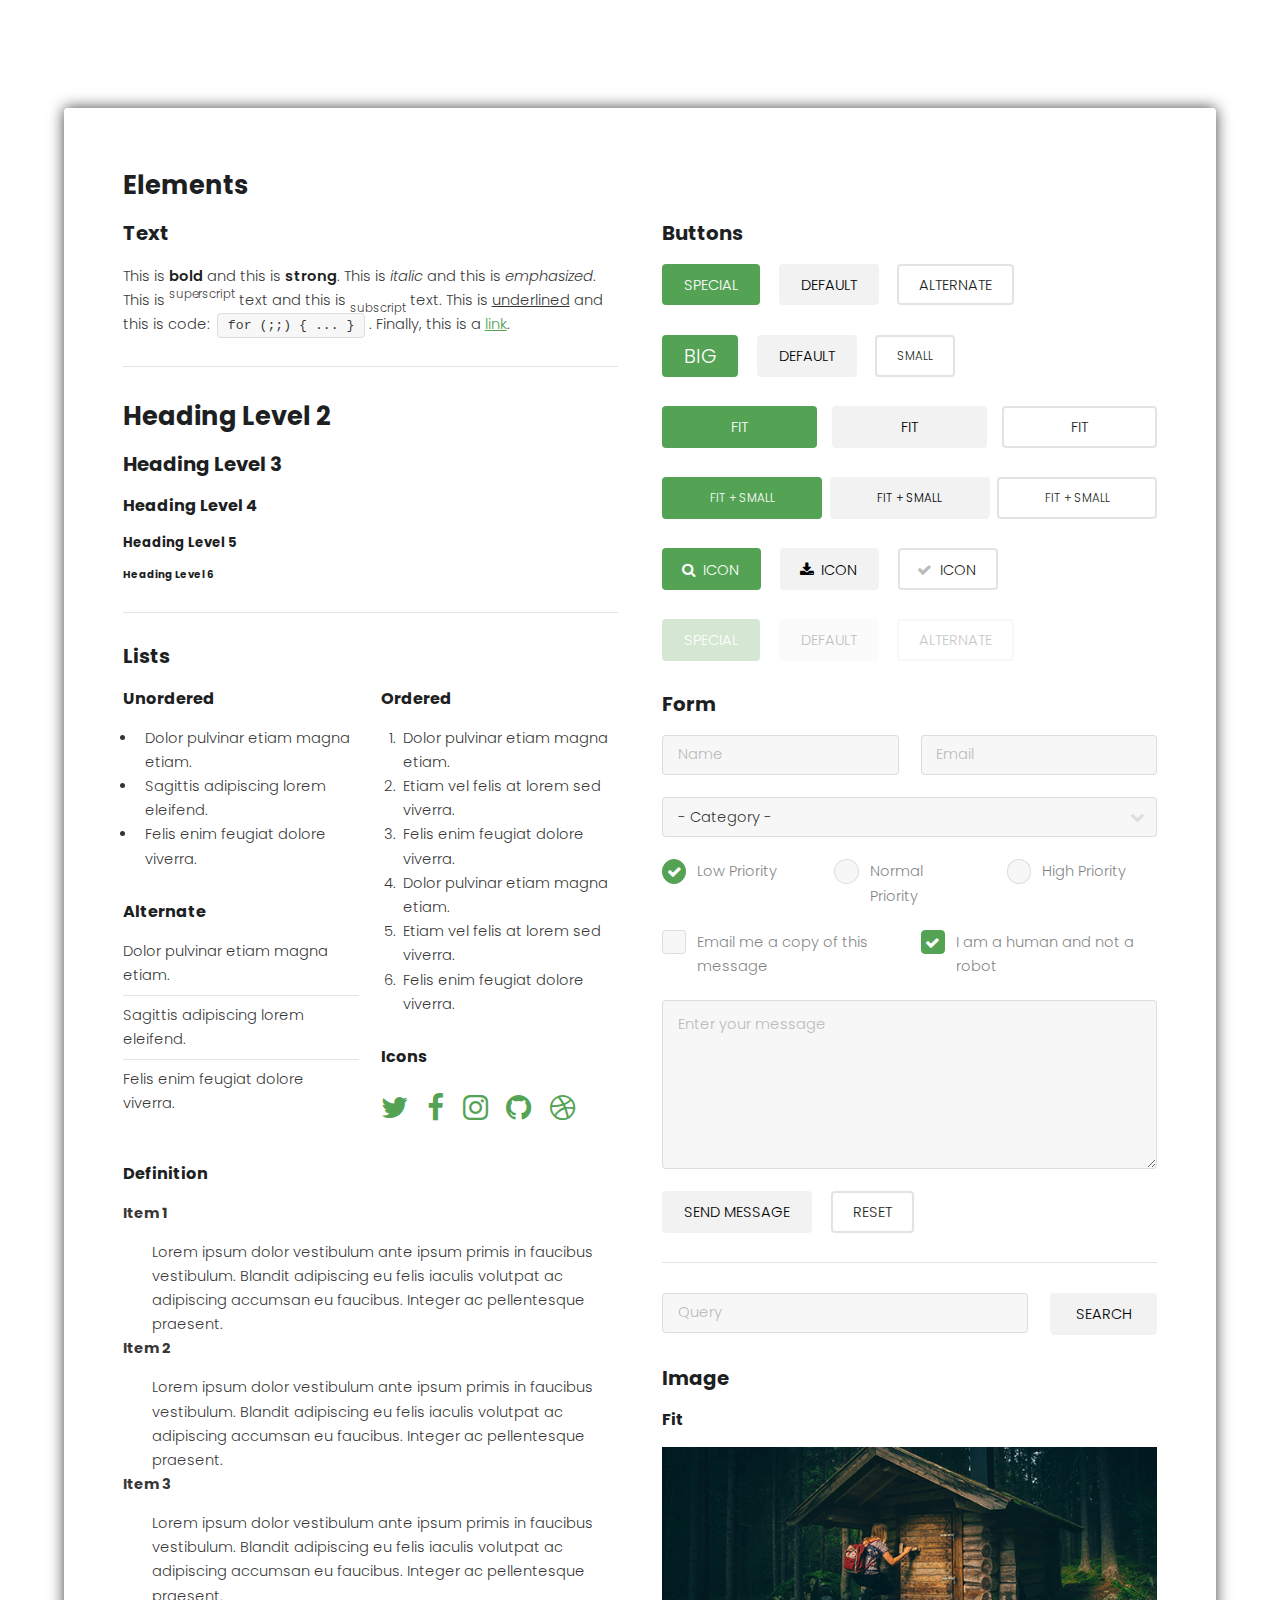
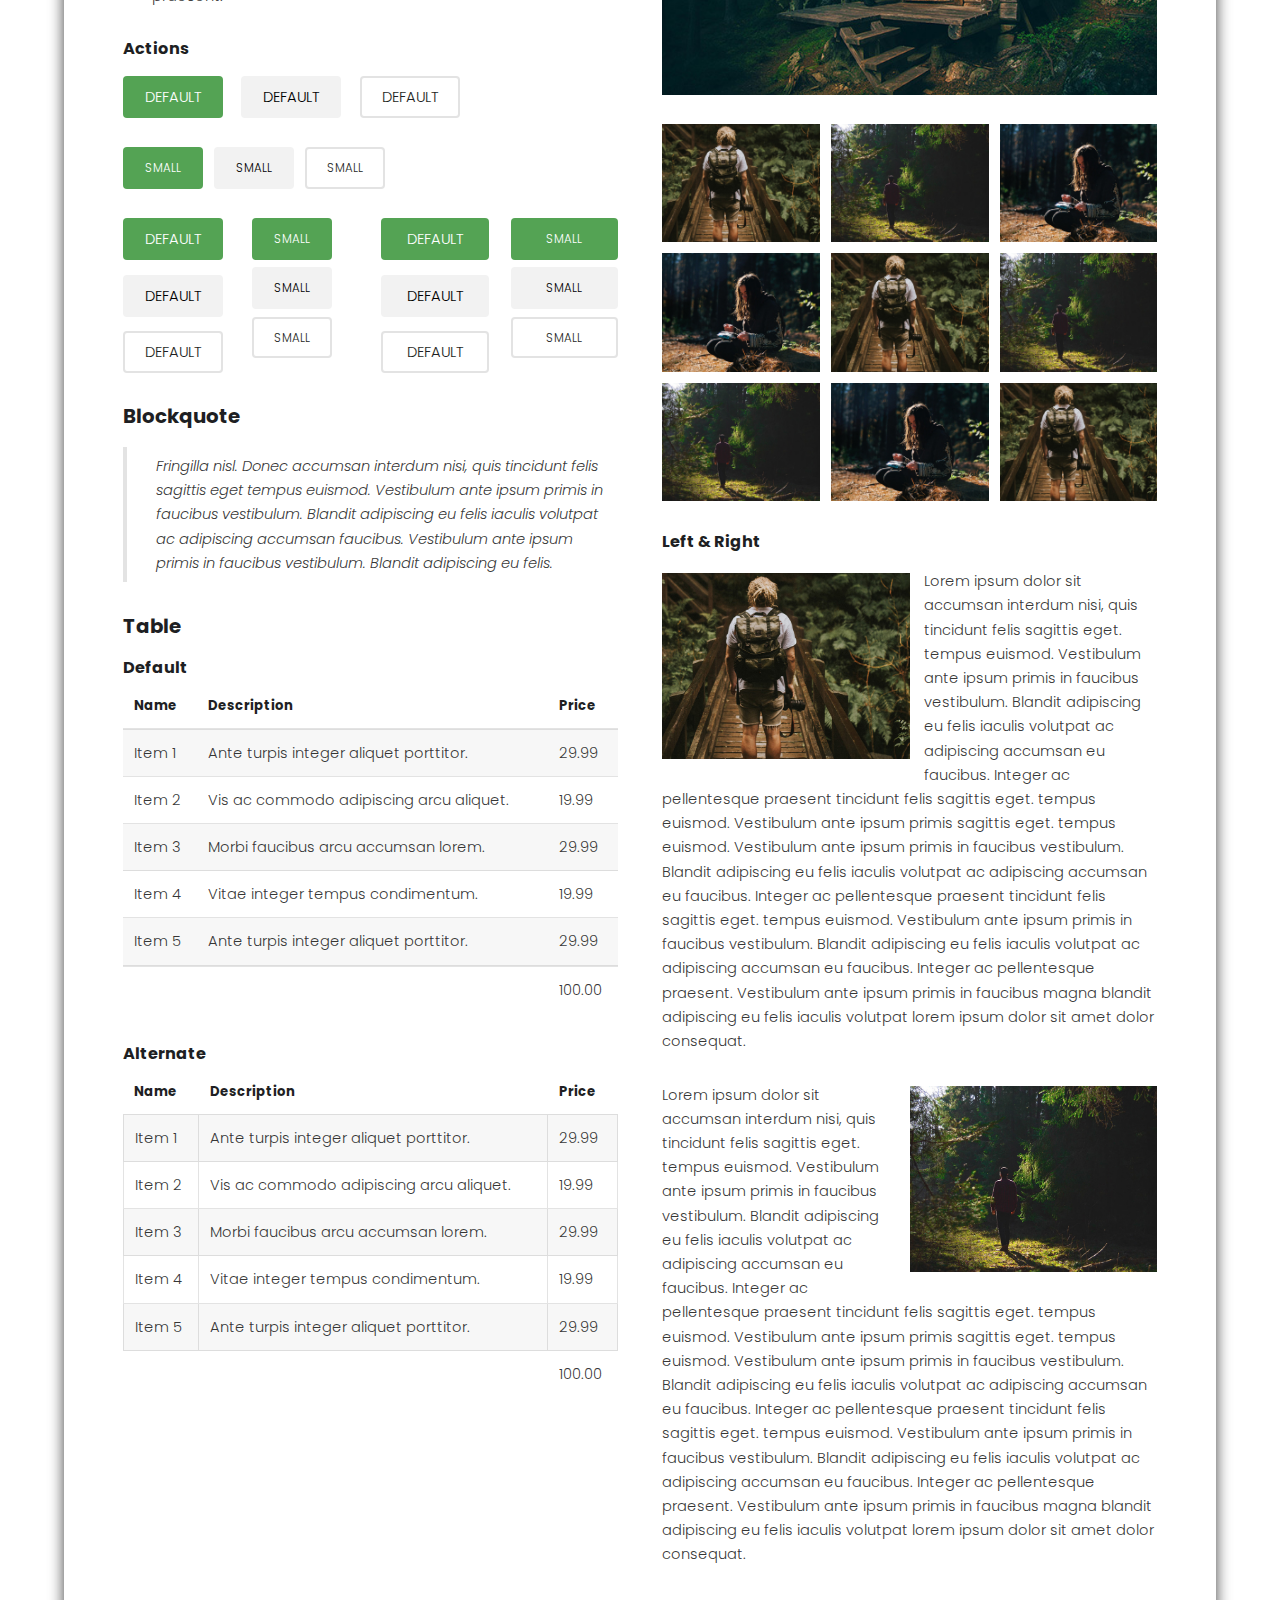
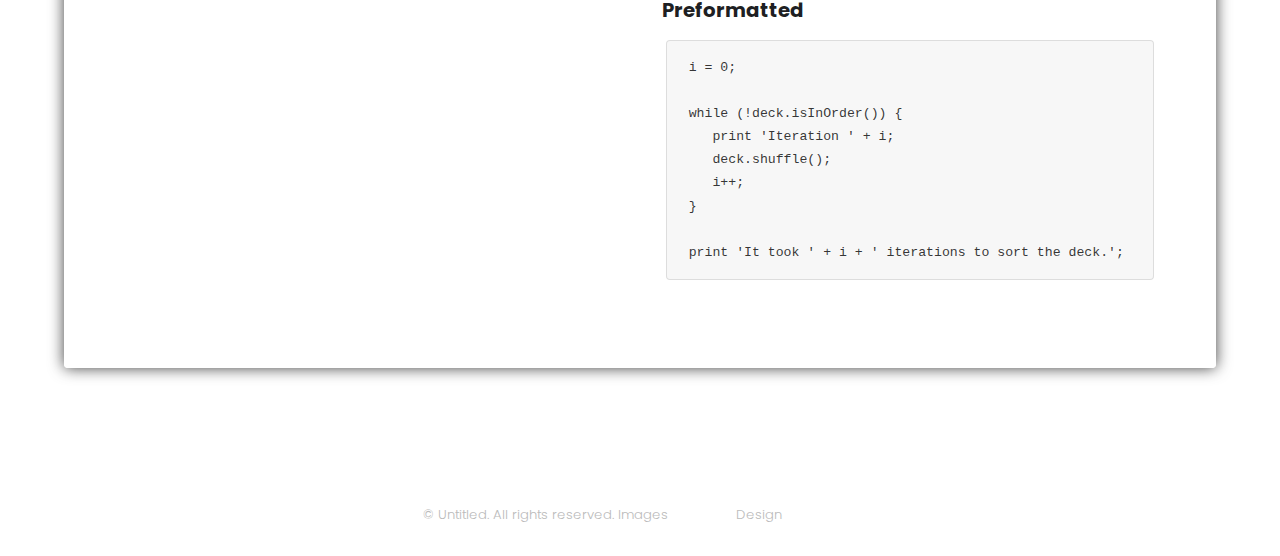
<file: elements.html>
<!DOCTYPE HTML>
<!--
	Caminar by TEMPLATED
	templated.co @templatedco
	Released for free under the Creative Commons Attribution 3.0 license (templated.co/license)
-->
<html>
	<head>
		<title>Caminar by TEMPLATED</title>
		<meta charset="utf-8" />
		<meta name="viewport" content="width=device-width, initial-scale=1" />
		<link rel="stylesheet" href="assets/css/main.css" />
	</head>
	<body>

		<!-- Header -->
			<header id="header">
				<div class="logo"><a href="#">Caminar <span>by TEMPLATED</span></a></div>
			</header>

		<!-- Main -->
			<section id="main">
				<div class="inner">
					<div class="wrapper style1">
						<div class="content">

							<!-- Elements -->
								<h2 id="elements">Elements</h2>
								<div class="row 200%">
									<div class="6u 12u$(medium)">

										<!-- Text stuff -->
											<h3>Text</h3>
											<p>This is <b>bold</b> and this is <strong>strong</strong>. This is <i>italic</i> and this is <em>emphasized</em>.
											This is <sup>superscript</sup> text and this is <sub>subscript</sub> text.
											This is <u>underlined</u> and this is code: <code>for (;;) { ... }</code>.
											Finally, this is a <a href="#">link</a>.</p>
											<hr />
											<h2>Heading Level 2</h2>
											<h3>Heading Level 3</h3>
											<h4>Heading Level 4</h4>
											<h5>Heading Level 5</h5>
											<h6>Heading Level 6</h6>
											<hr />

										<!-- Lists -->
											<h3>Lists</h3>
											<div class="row">
												<div class="6u 12u$(small)">

													<h4>Unordered</h4>
													<ul>
														<li>Dolor pulvinar etiam magna etiam.</li>
														<li>Sagittis adipiscing lorem eleifend.</li>
														<li>Felis enim feugiat dolore viverra.</li>
													</ul>

													<h4>Alternate</h4>
													<ul class="alt">
														<li>Dolor pulvinar etiam magna etiam.</li>
														<li>Sagittis adipiscing lorem eleifend.</li>
														<li>Felis enim feugiat dolore viverra.</li>
													</ul>

												</div>
												<div class="6u$ 12u$(small)">

													<h4>Ordered</h4>
													<ol>
														<li>Dolor pulvinar etiam magna etiam.</li>
														<li>Etiam vel felis at lorem sed viverra.</li>
														<li>Felis enim feugiat dolore viverra.</li>
														<li>Dolor pulvinar etiam magna etiam.</li>
														<li>Etiam vel felis at lorem sed viverra.</li>
														<li>Felis enim feugiat dolore viverra.</li>
													</ol>

													<h4>Icons</h4>
													<ul class="icons">
														<li><a href="#" class="icon fa-twitter"><span class="label">Twitter</span></a></li>
														<li><a href="#" class="icon fa-facebook"><span class="label">Facebook</span></a></li>
														<li><a href="#" class="icon fa-instagram"><span class="label">Instagram</span></a></li>
														<li><a href="#" class="icon fa-github"><span class="label">Github</span></a></li>
														<li><a href="#" class="icon fa-dribbble"><span class="label">Dribbble</span></a></li>
													</ul>

												</div>
											</div>
											<h4>Definition</h4>
											<dl>
												<dt>Item 1</dt>
												<dd>
													<p>Lorem ipsum dolor vestibulum ante ipsum primis in faucibus vestibulum. Blandit adipiscing eu felis iaculis volutpat ac adipiscing accumsan eu faucibus. Integer ac pellentesque praesent.</p>
												</dd>
												<dt>Item 2</dt>
												<dd>
													<p>Lorem ipsum dolor vestibulum ante ipsum primis in faucibus vestibulum. Blandit adipiscing eu felis iaculis volutpat ac adipiscing accumsan eu faucibus. Integer ac pellentesque praesent.</p>
												</dd>
												<dt>Item 3</dt>
												<dd>
													<p>Lorem ipsum dolor vestibulum ante ipsum primis in faucibus vestibulum. Blandit adipiscing eu felis iaculis volutpat ac adipiscing accumsan eu faucibus. Integer ac pellentesque praesent.</p>
												</dd>
											</dl>

											<h4>Actions</h4>
											<ul class="actions">
												<li><a href="#" class="button special">Default</a></li>
												<li><a href="#" class="button">Default</a></li>
												<li><a href="#" class="button alt">Default</a></li>
											</ul>
											<ul class="actions small">
												<li><a href="#" class="button special small">Small</a></li>
												<li><a href="#" class="button small">Small</a></li>
												<li><a href="#" class="button alt small">Small</a></li>
											</ul>
											<div class="row">
												<div class="3u 12u$(small)">
													<ul class="actions vertical">
														<li><a href="#" class="button special">Default</a></li>
														<li><a href="#" class="button">Default</a></li>
														<li><a href="#" class="button alt">Default</a></li>
													</ul>
												</div>
												<div class="3u 12u$(small)">
													<ul class="actions vertical small">
														<li><a href="#" class="button special small">Small</a></li>
														<li><a href="#" class="button small">Small</a></li>
														<li><a href="#" class="button alt small">Small</a></li>
													</ul>
												</div>
												<div class="3u 12u$(small)">
													<ul class="actions vertical">
														<li><a href="#" class="button special fit">Default</a></li>
														<li><a href="#" class="button fit">Default</a></li>
														<li><a href="#" class="button alt fit">Default</a></li>
													</ul>
												</div>
												<div class="3u$ 12u$(small)">
													<ul class="actions vertical small">
														<li><a href="#" class="button special small fit">Small</a></li>
														<li><a href="#" class="button small fit">Small</a></li>
														<li><a href="#" class="button alt small fit">Small</a></li>
													</ul>
												</div>
											</div>

										<!-- Blockquote -->
											<h3>Blockquote</h3>
											<blockquote>Fringilla nisl. Donec accumsan interdum nisi, quis tincidunt felis sagittis eget tempus euismod. Vestibulum ante ipsum primis in faucibus vestibulum. Blandit adipiscing eu felis iaculis volutpat ac adipiscing accumsan faucibus. Vestibulum ante ipsum primis in faucibus vestibulum. Blandit adipiscing eu felis.</blockquote>

										<!-- Table -->
											<h3>Table</h3>

											<h4>Default</h4>
											<div class="table-wrapper">
												<table>
													<thead>
														<tr>
															<th>Name</th>
															<th>Description</th>
															<th>Price</th>
														</tr>
													</thead>
													<tbody>
														<tr>
															<td>Item 1</td>
															<td>Ante turpis integer aliquet porttitor.</td>
															<td>29.99</td>
														</tr>
														<tr>
															<td>Item 2</td>
															<td>Vis ac commodo adipiscing arcu aliquet.</td>
															<td>19.99</td>
														</tr>
														<tr>
															<td>Item 3</td>
															<td> Morbi faucibus arcu accumsan lorem.</td>
															<td>29.99</td>
														</tr>
														<tr>
															<td>Item 4</td>
															<td>Vitae integer tempus condimentum.</td>
															<td>19.99</td>
														</tr>
														<tr>
															<td>Item 5</td>
															<td>Ante turpis integer aliquet porttitor.</td>
															<td>29.99</td>
														</tr>
													</tbody>
													<tfoot>
														<tr>
															<td colspan="2"></td>
															<td>100.00</td>
														</tr>
													</tfoot>
												</table>
											</div>

											<h4>Alternate</h4>
											<div class="table-wrapper">
												<table class="alt">
													<thead>
														<tr>
															<th>Name</th>
															<th>Description</th>
															<th>Price</th>
														</tr>
													</thead>
													<tbody>
														<tr>
															<td>Item 1</td>
															<td>Ante turpis integer aliquet porttitor.</td>
															<td>29.99</td>
														</tr>
														<tr>
															<td>Item 2</td>
															<td>Vis ac commodo adipiscing arcu aliquet.</td>
															<td>19.99</td>
														</tr>
														<tr>
															<td>Item 3</td>
															<td> Morbi faucibus arcu accumsan lorem.</td>
															<td>29.99</td>
														</tr>
														<tr>
															<td>Item 4</td>
															<td>Vitae integer tempus condimentum.</td>
															<td>19.99</td>
														</tr>
														<tr>
															<td>Item 5</td>
															<td>Ante turpis integer aliquet porttitor.</td>
															<td>29.99</td>
														</tr>
													</tbody>
													<tfoot>
														<tr>
															<td colspan="2"></td>
															<td>100.00</td>
														</tr>
													</tfoot>
												</table>
											</div>

									</div>
									<div class="6u$ 12u$(medium)">

										<!-- Buttons -->
											<h3>Buttons</h3>
											<ul class="actions">
												<li><a href="#" class="button special">Special</a></li>
												<li><a href="#" class="button">Default</a></li>
												<li><a href="#" class="button alt">Alternate</a></li>
											</ul>
											<ul class="actions">
												<li><a href="#" class="button special big">Big</a></li>
												<li><a href="#" class="button">Default</a></li>
												<li><a href="#" class="button alt small">Small</a></li>
											</ul>
											<ul class="actions fit">
												<li><a href="#" class="button special fit">Fit</a></li>
												<li><a href="#" class="button fit">Fit</a></li>
												<li><a href="#" class="button alt fit">Fit</a></li>
											</ul>
											<ul class="actions fit small">
												<li><a href="#" class="button special fit small">Fit + Small</a></li>
												<li><a href="#" class="button fit small">Fit + Small</a></li>
												<li><a href="#" class="button alt fit small">Fit + Small</a></li>
											</ul>
											<ul class="actions">
												<li><a href="#" class="button special icon fa-search">Icon</a></li>
												<li><a href="#" class="button icon fa-download">Icon</a></li>
												<li><a href="#" class="button alt icon fa-check">Icon</a></li>
											</ul>
											<ul class="actions">
												<li><span class="button special disabled">Special</span></li>
												<li><span class="button disabled">Default</span></li>
												<li><span class="button alt disabled">Alternate</span></li>
											</ul>

										<!-- Form -->
											<h3>Form</h3>

											<form method="post" action="#">
												<div class="row uniform">
													<div class="6u 12u$(xsmall)">
														<input type="text" name="name" id="name" value="" placeholder="Name" />
													</div>
													<div class="6u$ 12u$(xsmall)">
														<input type="email" name="email" id="email" value="" placeholder="Email" />
													</div>
													<!-- Break -->
													<div class="12u$">
														<div class="select-wrapper">
															<select name="category" id="category">
																<option value="">- Category -</option>
																<option value="1">Manufacturing</option>
																<option value="1">Shipping</option>
																<option value="1">Administration</option>
																<option value="1">Human Resources</option>
															</select>
														</div>
													</div>
													<!-- Break -->
													<div class="4u 12u$(small)">
														<input type="radio" id="priority-low" name="priority" checked>
														<label for="priority-low">Low Priority</label>
													</div>
													<div class="4u 12u$(small)">
														<input type="radio" id="priority-normal" name="priority">
														<label for="priority-normal">Normal Priority</label>
													</div>
													<div class="4u$ 12u$(small)">
														<input type="radio" id="priority-high" name="priority">
														<label for="priority-high">High Priority</label>
													</div>
													<!-- Break -->
													<div class="6u 12u$(small)">
														<input type="checkbox" id="copy" name="copy">
														<label for="copy">Email me a copy of this message</label>
													</div>
													<div class="6u$ 12u$(small)">
														<input type="checkbox" id="human" name="human" checked>
														<label for="human">I am a human and not a robot</label>
													</div>
													<!-- Break -->
													<div class="12u$">
														<textarea name="message" id="message" placeholder="Enter your message" rows="6"></textarea>
													</div>
													<!-- Break -->
													<div class="12u$">
														<ul class="actions">
															<li><input type="submit" value="Send Message" /></li>
															<li><input type="reset" value="Reset" class="alt" /></li>
														</ul>
													</div>
												</div>
											</form>

											<hr />

											<form method="post" action="#">
												<div class="row uniform">
													<div class="9u 12u$(small)">
														<input type="text" name="query" id="query" value="" placeholder="Query" />
													</div>
													<div class="3u$ 12u$(small)">
														<input type="submit" value="Search" class="fit" />
													</div>
												</div>
											</form>

										<!-- Image -->
											<h3>Image</h3>

											<h4>Fit</h4>
											<span class="image fit"><img src="images/pic01.jpg" alt="" /></span>
											<div class="box alt">
												<div class="row 50% uniform">
													<div class="4u"><span class="image fit"><img src="images/pic06.jpg" alt="" /></span></div>
													<div class="4u"><span class="image fit"><img src="images/pic07.jpg" alt="" /></span></div>
													<div class="4u$"><span class="image fit"><img src="images/pic08.jpg" alt="" /></span></div>
													<!-- Break -->
													<div class="4u"><span class="image fit"><img src="images/pic08.jpg" alt="" /></span></div>
													<div class="4u"><span class="image fit"><img src="images/pic06.jpg" alt="" /></span></div>
													<div class="4u$"><span class="image fit"><img src="images/pic07.jpg" alt="" /></span></div>
													<!-- Break -->
													<div class="4u"><span class="image fit"><img src="images/pic07.jpg" alt="" /></span></div>
													<div class="4u"><span class="image fit"><img src="images/pic08.jpg" alt="" /></span></div>
													<div class="4u$"><span class="image fit"><img src="images/pic06.jpg" alt="" /></span></div>
												</div>
											</div>

											<h4>Left &amp; Right</h4>
											<p><span class="image left"><img src="images/pic06.jpg" alt="" /></span>Lorem ipsum dolor sit accumsan interdum nisi, quis tincidunt felis sagittis eget. tempus euismod. Vestibulum ante ipsum primis in faucibus vestibulum. Blandit adipiscing eu felis iaculis volutpat ac adipiscing accumsan eu faucibus. Integer ac pellentesque praesent tincidunt felis sagittis eget. tempus euismod. Vestibulum ante ipsum primis sagittis eget. tempus euismod. Vestibulum ante ipsum primis in faucibus vestibulum. Blandit adipiscing eu felis iaculis volutpat ac adipiscing accumsan eu faucibus. Integer ac pellentesque praesent tincidunt felis sagittis eget. tempus euismod. Vestibulum ante ipsum primis in faucibus vestibulum. Blandit adipiscing eu felis iaculis volutpat ac adipiscing accumsan eu faucibus. Integer ac pellentesque praesent. Vestibulum ante ipsum primis in faucibus magna blandit adipiscing eu felis iaculis volutpat lorem ipsum dolor sit amet dolor consequat.</p>
											<p><span class="image right"><img src="images/pic07.jpg" alt="" /></span>Lorem ipsum dolor sit accumsan interdum nisi, quis tincidunt felis sagittis eget. tempus euismod. Vestibulum ante ipsum primis in faucibus vestibulum. Blandit adipiscing eu felis iaculis volutpat ac adipiscing accumsan eu faucibus. Integer ac pellentesque praesent tincidunt felis sagittis eget. tempus euismod. Vestibulum ante ipsum primis sagittis eget. tempus euismod. Vestibulum ante ipsum primis in faucibus vestibulum. Blandit adipiscing eu felis iaculis volutpat ac adipiscing accumsan eu faucibus. Integer ac pellentesque praesent tincidunt felis sagittis eget. tempus euismod. Vestibulum ante ipsum primis in faucibus vestibulum. Blandit adipiscing eu felis iaculis volutpat ac adipiscing accumsan eu faucibus. Integer ac pellentesque praesent. Vestibulum ante ipsum primis in faucibus magna blandit adipiscing eu felis iaculis volutpat lorem ipsum dolor sit amet dolor consequat.</p>

										<!-- Preformatted Code -->
											<h3>Preformatted</h3>
											<pre><code>i = 0;

while (!deck.isInOrder()) {
   print 'Iteration ' + i;
   deck.shuffle();
   i++;
}

print 'It took ' + i + ' iterations to sort the deck.';
</code></pre>

									</div>
								</div>
							</div>

						</div>
					</div>
			</section>

		<!-- Footer -->
			<footer id="footer">
				<div class="container">
					<ul class="icons">
						<li><a href="#" class="icon fa-twitter"><span class="label">Twitter</span></a></li>
						<li><a href="#" class="icon fa-facebook"><span class="label">Facebook</span></a></li>
						<li><a href="#" class="icon fa-instagram"><span class="label">Instagram</span></a></li>
						<li><a href="#" class="icon fa-envelope-o"><span class="label">Email</span></a></li>
					</ul>
				</div>
				<div class="copyright">
					&copy; Untitled. All rights reserved. Images <a href="https://unsplash.com">Unsplash</a> Design <a href="https://templated.co">TEMPLATED</a>
				</div>
			</footer>

		<!-- Scripts -->
			<script src="assets/js/jquery.min.js"></script>
			<script src="assets/js/jquery.poptrox.min.js"></script>
			<script src="assets/js/skel.min.js"></script>
			<script src="assets/js/util.js"></script>
			<script src="assets/js/main.js"></script>

	</body>
</html>
</file>
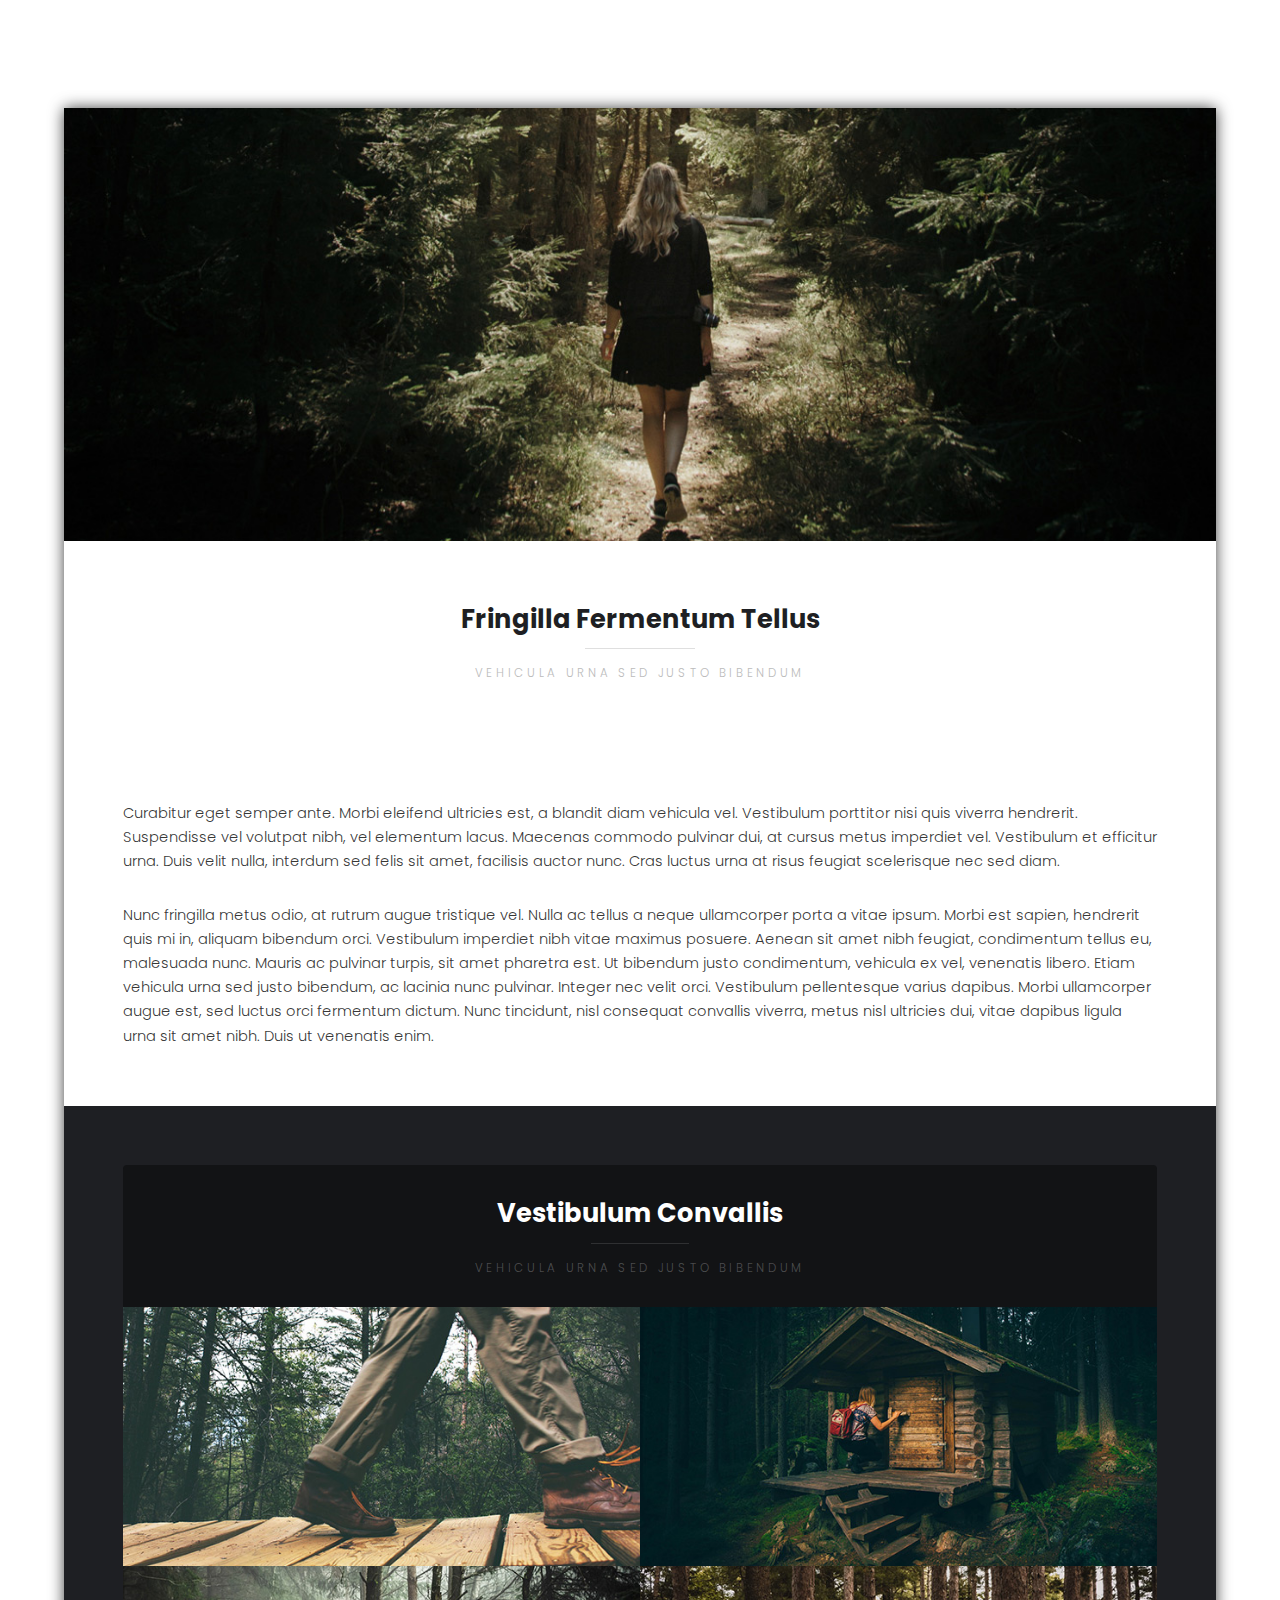
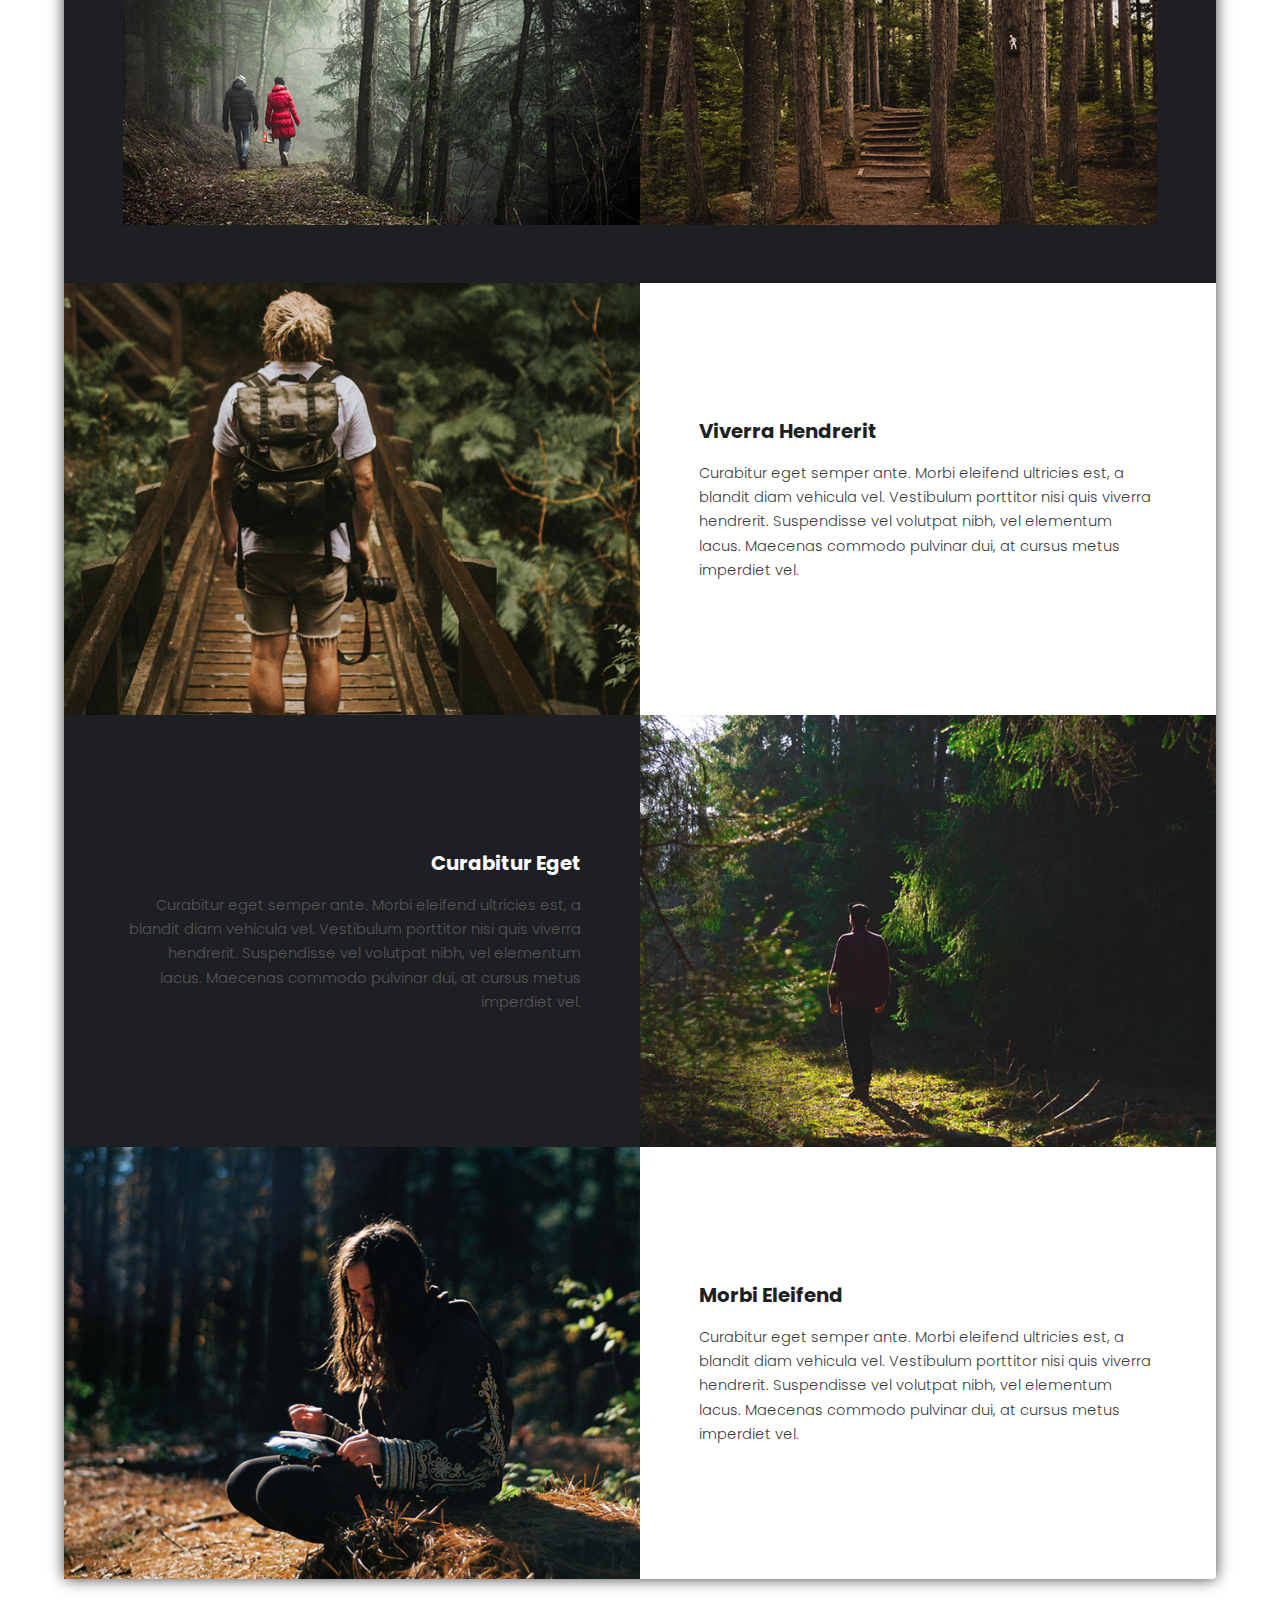
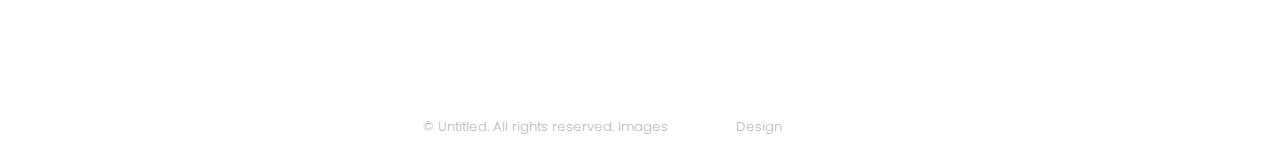
<file: index - Template.html>
<!DOCTYPE HTML>
<!--
	Caminar by TEMPLATED
	templated.co @templatedco
	Released for free under the Creative Commons Attribution 3.0 license (templated.co/license)
-->
<html>
	<head>
		<title>Caminar by TEMPLATED</title>
		<meta charset="utf-8" />
		<meta name="viewport" content="width=device-width, initial-scale=1" />
		<link rel="stylesheet" href="assets/css/main.css" />
	</head>
	<body>

		<!-- Header -->
			<header id="header">
				<div class="logo"><a href="#">Caminar <span>by TEMPLATED</span></a></div>
			</header>

		<!-- Main -->
			<section id="main">
				<div class="inner">

				<!-- One -->
					<section id="one" class="wrapper style1">

						<div class="image fit flush">
							<img src="images/pic02.jpg" alt="" />
						</div>
						<header class="special">
							<h2>Fringilla Fermentum Tellus</h2>
							<p>vehicula urna sed justo bibendum</p>
						</header>
						<div class="content">
							<p>Curabitur eget semper ante. Morbi eleifend ultricies est, a blandit diam vehicula vel. Vestibulum porttitor nisi quis viverra hendrerit. Suspendisse vel volutpat nibh, vel elementum lacus. Maecenas commodo pulvinar dui, at cursus metus imperdiet vel. Vestibulum et efficitur urna. Duis velit nulla, interdum sed felis sit amet, facilisis auctor nunc. Cras luctus urna at risus feugiat scelerisque nec sed diam. </p>
							<p>Nunc fringilla metus odio, at rutrum augue tristique vel. Nulla ac tellus a neque ullamcorper porta a vitae ipsum. Morbi est sapien, hendrerit quis mi in, aliquam bibendum orci. Vestibulum imperdiet nibh vitae maximus posuere. Aenean sit amet nibh feugiat, condimentum tellus eu, malesuada nunc. Mauris ac pulvinar turpis, sit amet pharetra est. Ut bibendum justo condimentum, vehicula ex vel, venenatis libero. Etiam vehicula urna sed justo bibendum, ac lacinia nunc pulvinar. Integer nec velit orci. Vestibulum pellentesque varius dapibus. Morbi ullamcorper augue est, sed luctus orci fermentum dictum. Nunc tincidunt, nisl consequat convallis viverra, metus nisl ultricies dui, vitae dapibus ligula urna sit amet nibh. Duis ut venenatis enim.</p>
						</div>
					</section>

				<!-- Two -->
					<section id="two" class="wrapper style2">
						<header>
							<h2>Vestibulum Convallis</h2>
							<p>vehicula urna sed justo bibendum</p>
						</header>
						<div class="content">
							<div class="gallery">
								<div>
									<div class="image fit flush">
										<a href="images/pic03.jpg"><img src="images/pic03.jpg" alt="" /></a>
									</div>
								</div>
								<div>
									<div class="image fit flush">
										<a href="images/pic01.jpg"><img src="images/pic01.jpg" alt="" /></a>
									</div>
								</div>
								<div>
									<div class="image fit flush">
										<a href="images/pic04.jpg"><img src="images/pic04.jpg" alt="" /></a>
									</div>
								</div>
								<div>
									<div class="image fit flush">
										<a href="images/pic05.jpg"><img src="images/pic05.jpg" alt="" /></a>
									</div>
								</div>
							</div>
						</div>
					</section>

				<!-- Three -->
					<section id="three" class="wrapper">
						<div class="spotlight">
							<div class="image flush"><img src="images/pic06.jpg" alt="" /></div>
							<div class="inner">
								<h3>Viverra Hendrerit</h3>
								<p>Curabitur eget semper ante. Morbi eleifend ultricies est, a blandit diam vehicula vel. Vestibulum porttitor nisi quis viverra hendrerit. Suspendisse vel volutpat nibh, vel elementum lacus. Maecenas commodo pulvinar dui, at cursus metus imperdiet vel.</p>
							</div>
						</div>
						<div class="spotlight alt">
							<div class="image flush"><img src="images/pic07.jpg" alt="" /></div>
							<div  class="inner">
								<h3>Curabitur Eget</h3>
								<p>Curabitur eget semper ante. Morbi eleifend ultricies est, a blandit diam vehicula vel. Vestibulum porttitor nisi quis viverra hendrerit. Suspendisse vel volutpat nibh, vel elementum lacus. Maecenas commodo pulvinar dui, at cursus metus imperdiet vel.</p>
							</div>
						</div>
						<div class="spotlight">
							<div class="image flush"><img src="images/pic08.jpg" alt="" /></div>
							<div class="inner">
								<h3>Morbi Eleifend</h3>
								<p>Curabitur eget semper ante. Morbi eleifend ultricies est, a blandit diam vehicula vel. Vestibulum porttitor nisi quis viverra hendrerit. Suspendisse vel volutpat nibh, vel elementum lacus. Maecenas commodo pulvinar dui, at cursus metus imperdiet vel.</p>
							</div>
						</div>
					</section>

				</div>
			</section>

		<!-- Footer -->
			<footer id="footer">
				<div class="container">
					<ul class="icons">
						<li><a href="#" class="icon fa-twitter"><span class="label">Twitter</span></a></li>
						<li><a href="#" class="icon fa-facebook"><span class="label">Facebook</span></a></li>
						<li><a href="#" class="icon fa-instagram"><span class="label">Instagram</span></a></li>
						<li><a href="#" class="icon fa-envelope-o"><span class="label">Email</span></a></li>
					</ul>
				</div>
				<div class="copyright">
					&copy; Untitled. All rights reserved. Images <a href="https://unsplash.com">Unsplash</a> Design <a href="https://templated.co">TEMPLATED</a>
				</div>
			</footer>

		<!-- Scripts -->
			<script src="assets/js/jquery.min.js"></script>
			<script src="assets/js/jquery.poptrox.min.js"></script>
			<script src="assets/js/skel.min.js"></script>
			<script src="assets/js/util.js"></script>
			<script src="assets/js/main.js"></script>

	</body>
</html>
</file>
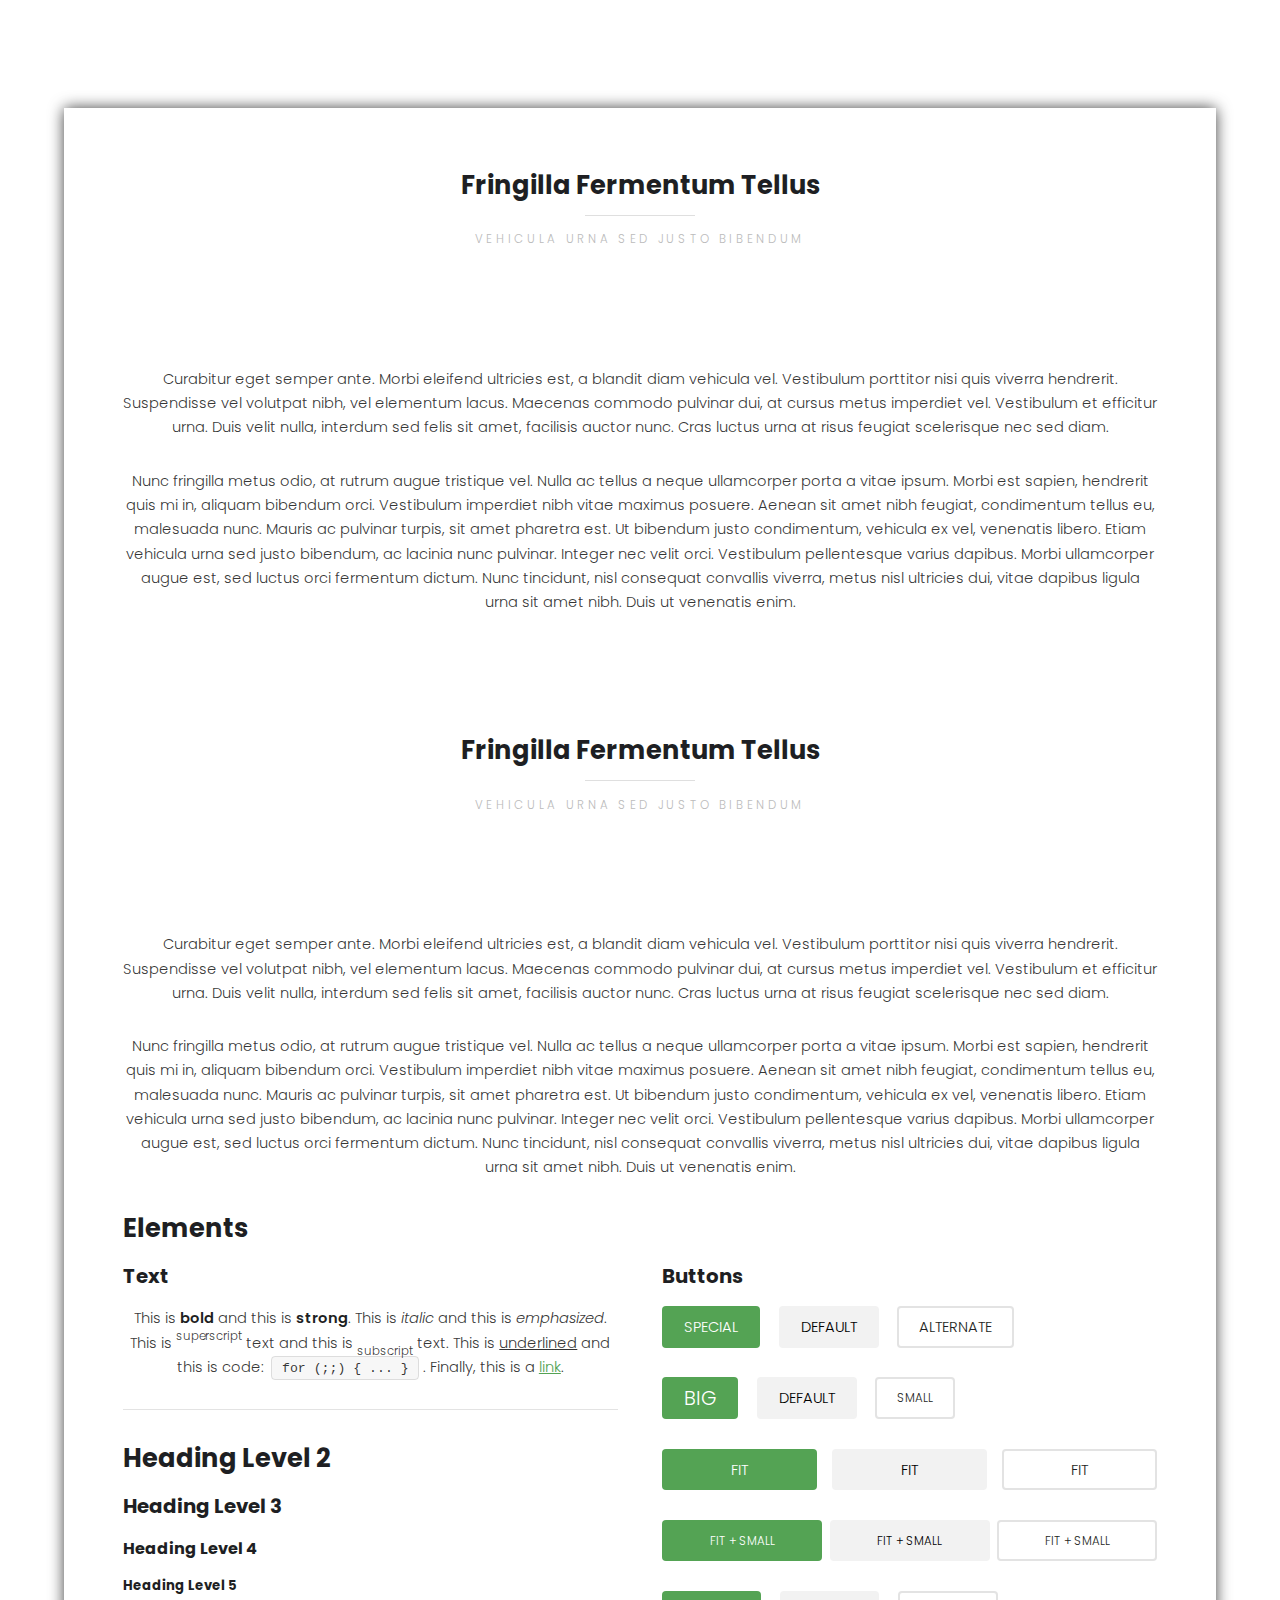
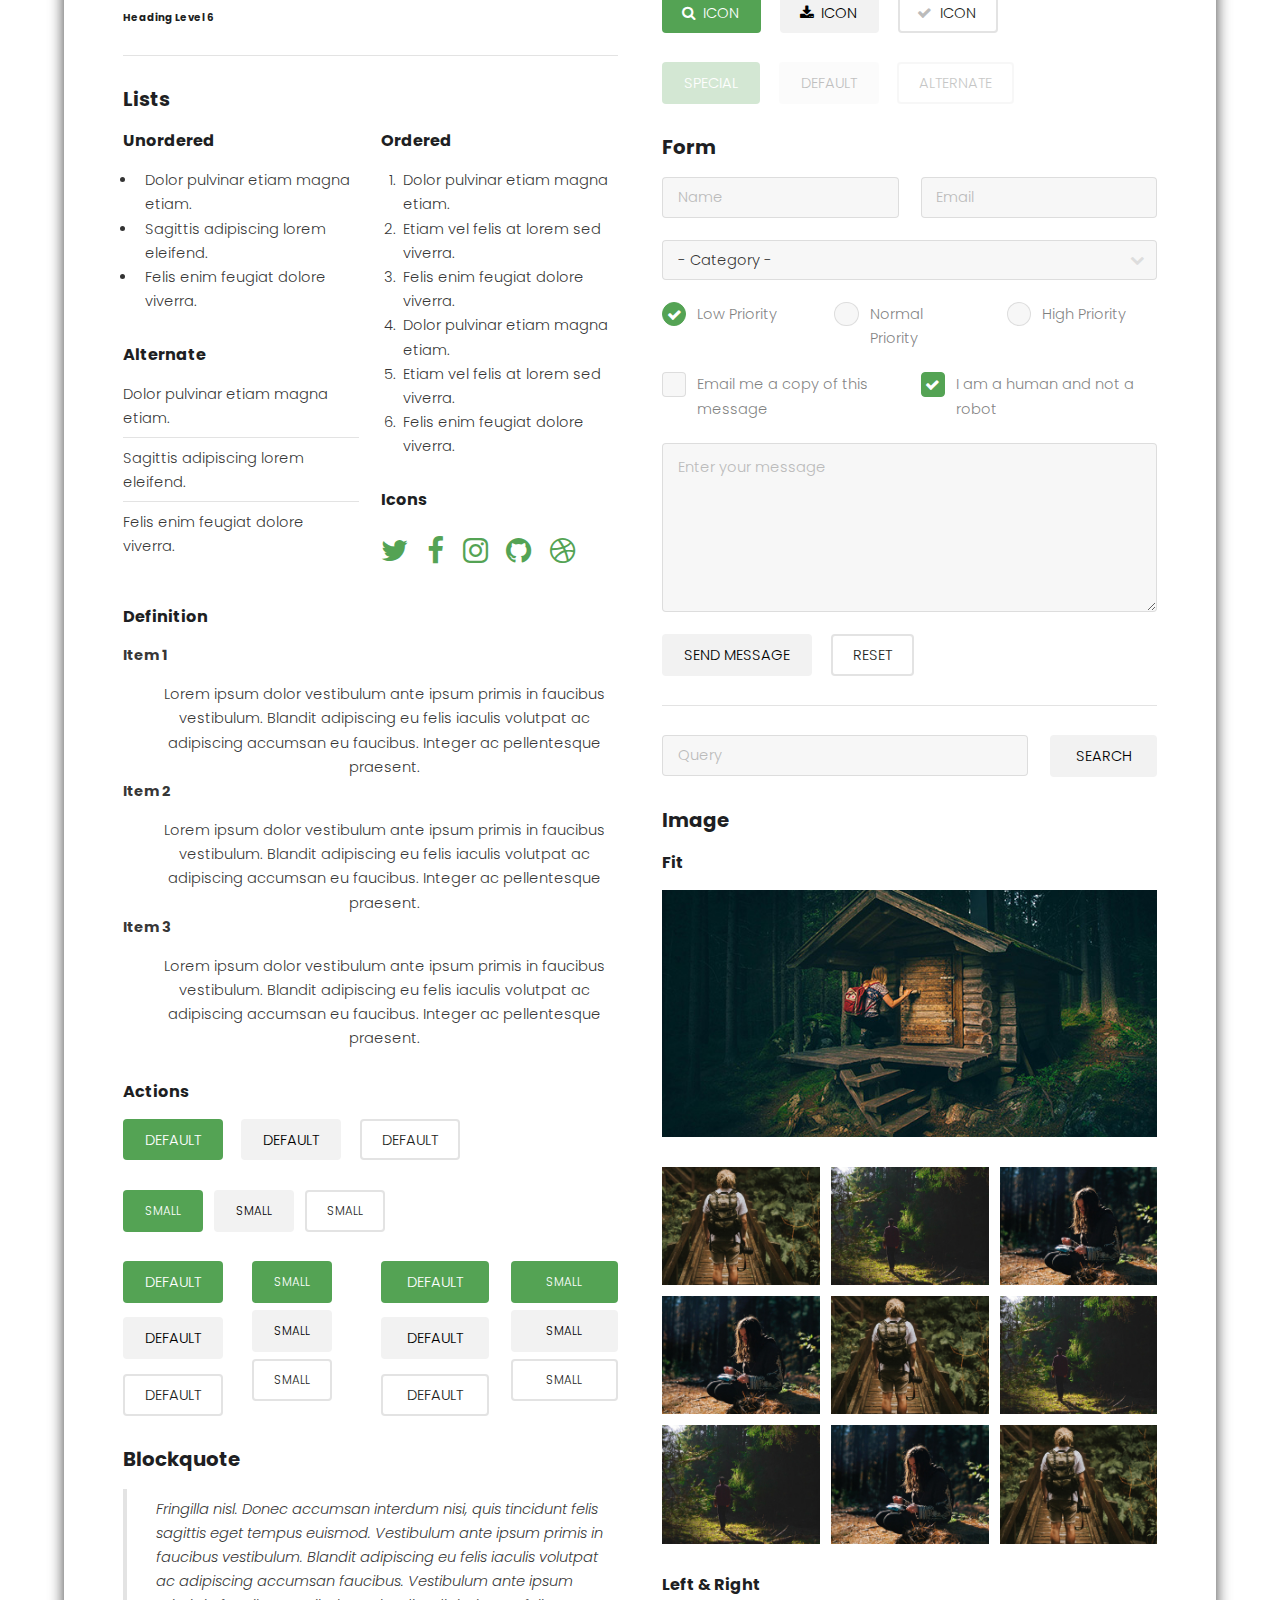
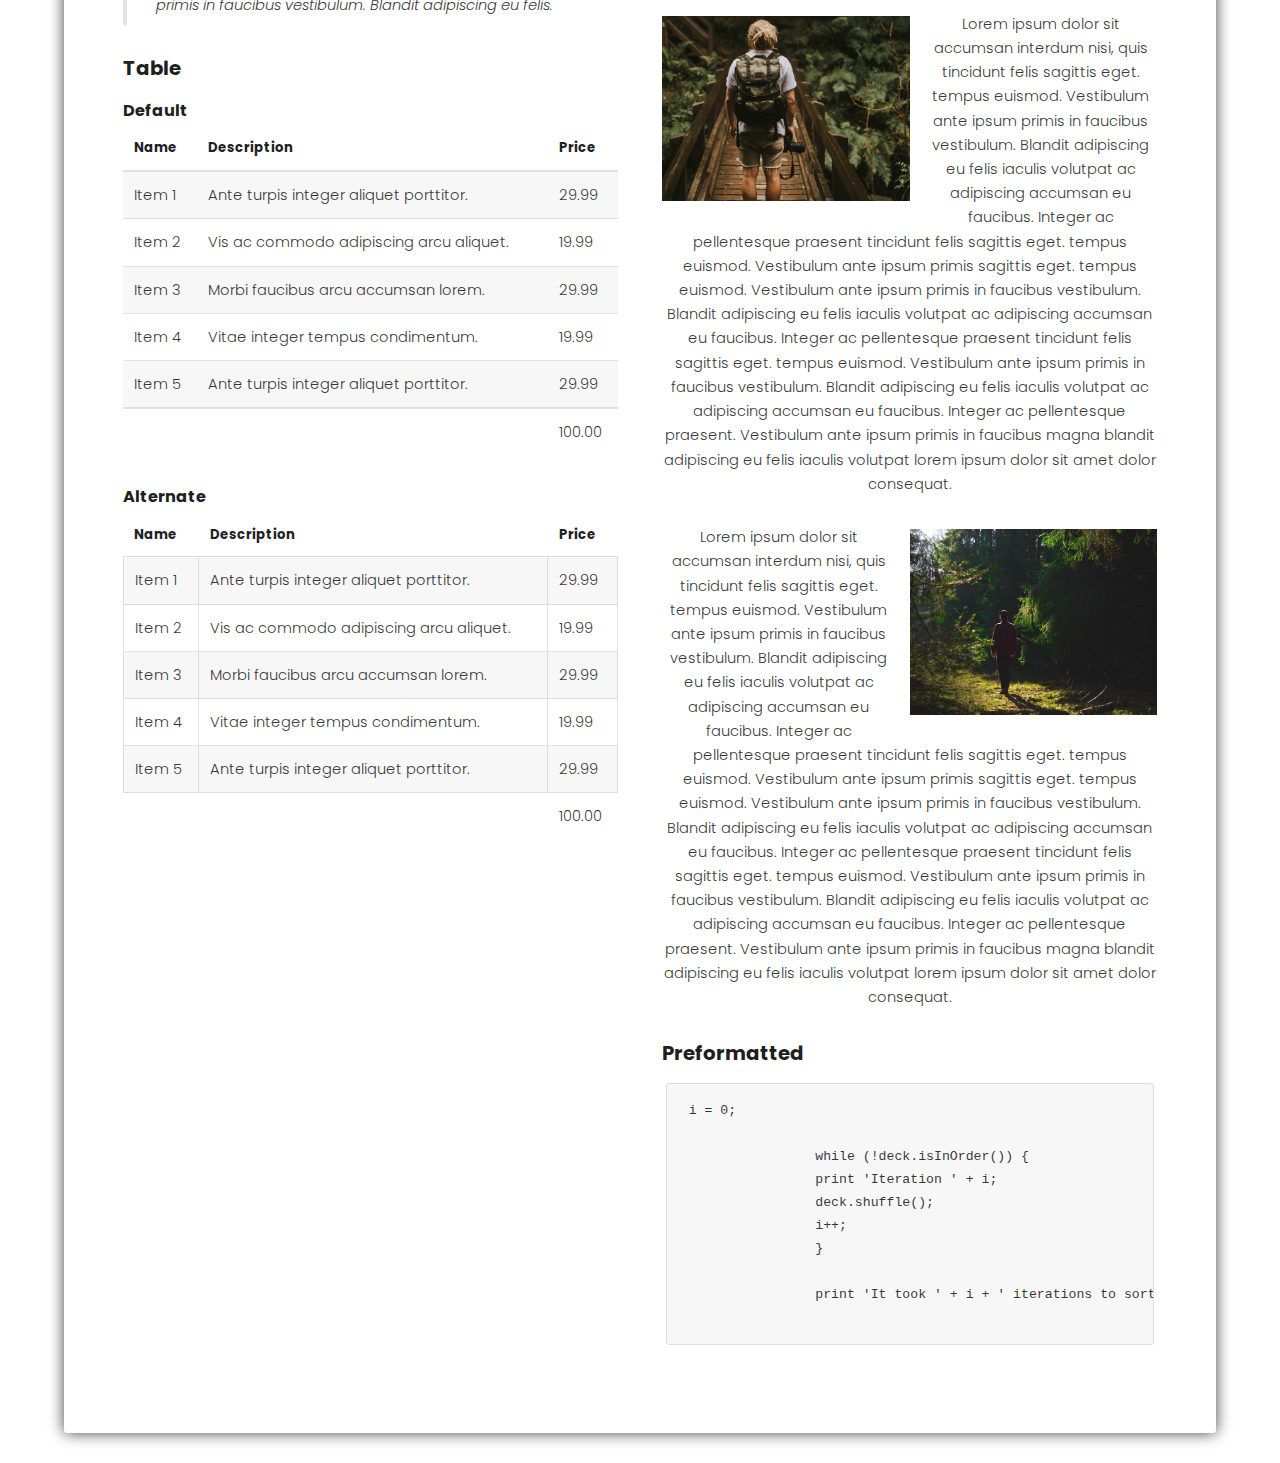
<file: indexx - Backup.html>
<!DOCTYPE HTML>
<html>
	<head>
		<title>Monotrap</title>
		<meta charset="utf-8" />
		<meta name="viewport" content="width=device-width, initial-scale=1" />
		<link rel="stylesheet" href="assets/css/main.css" />
	</head>

<body onLoad="maBootan()">
        <header id="header">
				<div class="logo"><a href="#">Sentence Generator <span>by SHADETRAP</span></a></div>
			</header>
    <!-- <script src="https://maxcdn.bootstrapcdn.com/bootstrap/3.3.7/js/bootstrap.min.js"></script> -->
    <!-- <link rel="stylesheet" href="https://maxcdn.bootstrapcdn.com/bootstrap/3.3.7/css/bootstrap.min.css"> -->
    <script src="https://ajax.googleapis.com/ajax/libs/jquery/3.3.1/jquery.min.js"></script>
    <script src="js/script.js"></script>
    <link rel="stylesheet" type="text/css" href="css/style.css">

    <section id="main">
            <div class="inner">


    <section id="one" class="wrapper style1">
            <div class="image fit flush topImg">
            </div>
            <header class="special">
                <h2>Fringilla Fermentum Tellus</h2>
                <p>vehicula urna sed justo bibendum</p>
            </header>
            <div class="content">
                <p>Curabitur eget semper ante. Morbi eleifend ultricies est, a blandit diam vehicula vel. Vestibulum porttitor nisi quis viverra hendrerit. Suspendisse vel volutpat nibh, vel elementum lacus. Maecenas commodo pulvinar dui, at cursus metus imperdiet vel. Vestibulum et efficitur urna. Duis velit nulla, interdum sed felis sit amet, facilisis auctor nunc. Cras luctus urna at risus feugiat scelerisque nec sed diam. </p>
                <p>Nunc fringilla metus odio, at rutrum augue tristique vel. Nulla ac tellus a neque ullamcorper porta a vitae ipsum. Morbi est sapien, hendrerit quis mi in, aliquam bibendum orci. Vestibulum imperdiet nibh vitae maximus posuere. Aenean sit amet nibh feugiat, condimentum tellus eu, malesuada nunc. Mauris ac pulvinar turpis, sit amet pharetra est. Ut bibendum justo condimentum, vehicula ex vel, venenatis libero. Etiam vehicula urna sed justo bibendum, ac lacinia nunc pulvinar. Integer nec velit orci. Vestibulum pellentesque varius dapibus. Morbi ullamcorper augue est, sed luctus orci fermentum dictum. Nunc tincidunt, nisl consequat convallis viverra, metus nisl ultricies dui, vitae dapibus ligula urna sit amet nibh. Duis ut venenatis enim.</p>
            </div>
        </section>
        <!--SECTION TWO-->
        <section id="one" class="wrapper style1">
                <header class="special">
                    <h2>Fringilla Fermentum Tellus</h2>
                    <p>vehicula urna sed justo bibendum</p>
                </header>
                <div class="content">
                    <p>Curabitur eget semper ante. Morbi eleifend ultricies est, a blandit diam vehicula vel. Vestibulum porttitor nisi quis viverra hendrerit. Suspendisse vel volutpat nibh, vel elementum lacus. Maecenas commodo pulvinar dui, at cursus metus imperdiet vel. Vestibulum et efficitur urna. Duis velit nulla, interdum sed felis sit amet, facilisis auctor nunc. Cras luctus urna at risus feugiat scelerisque nec sed diam. </p>
                    <p>Nunc fringilla metus odio, at rutrum augue tristique vel. Nulla ac tellus a neque ullamcorper porta a vitae ipsum. Morbi est sapien, hendrerit quis mi in, aliquam bibendum orci. Vestibulum imperdiet nibh vitae maximus posuere. Aenean sit amet nibh feugiat, condimentum tellus eu, malesuada nunc. Mauris ac pulvinar turpis, sit amet pharetra est. Ut bibendum justo condimentum, vehicula ex vel, venenatis libero. Etiam vehicula urna sed justo bibendum, ac lacinia nunc pulvinar. Integer nec velit orci. Vestibulum pellentesque varius dapibus. Morbi ullamcorper augue est, sed luctus orci fermentum dictum. Nunc tincidunt, nisl consequat convallis viverra, metus nisl ultricies dui, vitae dapibus ligula urna sit amet nibh. Duis ut venenatis enim.</p>
                    <!--And So it Begins-->
                                        <!-- Elements -->
                                        <h2 id="elements">Elements</h2>
                                        <div class="row 200%">
                                            <div class="6u 12u$(medium)">
                
                                                <!-- Text stuff -->
                                                    <h3>Text</h3>
                                                    <p>This is <b>bold</b> and this is <strong>strong</strong>. This is <i>italic</i> and this is <em>emphasized</em>.
                                                    This is <sup>superscript</sup> text and this is <sub>subscript</sub> text.
                                                    This is <u>underlined</u> and this is code: <code>for (;;) { ... }</code>.
                                                    Finally, this is a <a href="#">link</a>.</p>
                                                    <hr />
                                                    <h2>Heading Level 2</h2>
                                                    <h3>Heading Level 3</h3>
                                                    <h4>Heading Level 4</h4>
                                                    <h5>Heading Level 5</h5>
                                                    <h6>Heading Level 6</h6>
                                                    <hr />
                
                                                <!-- Lists -->
                                                    <h3>Lists</h3>
                                                    <div class="row">
                                                        <div class="6u 12u$(small)">
                
                                                            <h4>Unordered</h4>
                                                            <ul>
                                                                <li>Dolor pulvinar etiam magna etiam.</li>
                                                                <li>Sagittis adipiscing lorem eleifend.</li>
                                                                <li>Felis enim feugiat dolore viverra.</li>
                                                            </ul>
                
                                                            <h4>Alternate</h4>
                                                            <ul class="alt">
                                                                <li>Dolor pulvinar etiam magna etiam.</li>
                                                                <li>Sagittis adipiscing lorem eleifend.</li>
                                                                <li>Felis enim feugiat dolore viverra.</li>
                                                            </ul>
                
                                                        </div>
                                                        <div class="6u$ 12u$(small)">
                
                                                            <h4>Ordered</h4>
                                                            <ol>
                                                                <li>Dolor pulvinar etiam magna etiam.</li>
                                                                <li>Etiam vel felis at lorem sed viverra.</li>
                                                                <li>Felis enim feugiat dolore viverra.</li>
                                                                <li>Dolor pulvinar etiam magna etiam.</li>
                                                                <li>Etiam vel felis at lorem sed viverra.</li>
                                                                <li>Felis enim feugiat dolore viverra.</li>
                                                            </ol>
                
                                                            <h4>Icons</h4>
                                                            <ul class="icons">
                                                                <li><a href="#" class="icon fa-twitter"><span class="label">Twitter</span></a></li>
                                                                <li><a href="#" class="icon fa-facebook"><span class="label">Facebook</span></a></li>
                                                                <li><a href="#" class="icon fa-instagram"><span class="label">Instagram</span></a></li>
                                                                <li><a href="#" class="icon fa-github"><span class="label">Github</span></a></li>
                                                                <li><a href="#" class="icon fa-dribbble"><span class="label">Dribbble</span></a></li>
                                                            </ul>
                
                                                        </div>
                                                    </div>
                                                    <h4>Definition</h4>
                                                    <dl>
                                                        <dt>Item 1</dt>
                                                        <dd>
                                                            <p>Lorem ipsum dolor vestibulum ante ipsum primis in faucibus vestibulum. Blandit adipiscing eu felis iaculis volutpat ac adipiscing accumsan eu faucibus. Integer ac pellentesque praesent.</p>
                                                        </dd>
                                                        <dt>Item 2</dt>
                                                        <dd>
                                                            <p>Lorem ipsum dolor vestibulum ante ipsum primis in faucibus vestibulum. Blandit adipiscing eu felis iaculis volutpat ac adipiscing accumsan eu faucibus. Integer ac pellentesque praesent.</p>
                                                        </dd>
                                                        <dt>Item 3</dt>
                                                        <dd>
                                                            <p>Lorem ipsum dolor vestibulum ante ipsum primis in faucibus vestibulum. Blandit adipiscing eu felis iaculis volutpat ac adipiscing accumsan eu faucibus. Integer ac pellentesque praesent.</p>
                                                        </dd>
                                                    </dl>
                
                                                    <h4>Actions</h4>
                                                    <ul class="actions">
                                                        <li><a href="#" class="button special">Default</a></li>
                                                        <li><a href="#" class="button">Default</a></li>
                                                        <li><a href="#" class="button alt">Default</a></li>
                                                    </ul>
                                                    <ul class="actions small">
                                                        <li><a href="#" class="button special small">Small</a></li>
                                                        <li><a href="#" class="button small">Small</a></li>
                                                        <li><a href="#" class="button alt small">Small</a></li>
                                                    </ul>
                                                    <div class="row">
                                                        <div class="3u 12u$(small)">
                                                            <ul class="actions vertical">
                                                                <li><a href="#" class="button special">Default</a></li>
                                                                <li><a href="#" class="button">Default</a></li>
                                                                <li><a href="#" class="button alt">Default</a></li>
                                                            </ul>
                                                        </div>
                                                        <div class="3u 12u$(small)">
                                                            <ul class="actions vertical small">
                                                                <li><a href="#" class="button special small">Small</a></li>
                                                                <li><a href="#" class="button small">Small</a></li>
                                                                <li><a href="#" class="button alt small">Small</a></li>
                                                            </ul>
                                                        </div>
                                                        <div class="3u 12u$(small)">
                                                            <ul class="actions vertical">
                                                                <li><a href="#" class="button special fit">Default</a></li>
                                                                <li><a href="#" class="button fit">Default</a></li>
                                                                <li><a href="#" class="button alt fit">Default</a></li>
                                                            </ul>
                                                        </div>
                                                        <div class="3u$ 12u$(small)">
                                                            <ul class="actions vertical small">
                                                                <li><a href="#" class="button special small fit">Small</a></li>
                                                                <li><a href="#" class="button small fit">Small</a></li>
                                                                <li><a href="#" class="button alt small fit">Small</a></li>
                                                            </ul>
                                                        </div>
                                                    </div>
                
                                                <!-- Blockquote -->
                                                    <h3>Blockquote</h3>
                                                    <blockquote>Fringilla nisl. Donec accumsan interdum nisi, quis tincidunt felis sagittis eget tempus euismod. Vestibulum ante ipsum primis in faucibus vestibulum. Blandit adipiscing eu felis iaculis volutpat ac adipiscing accumsan faucibus. Vestibulum ante ipsum primis in faucibus vestibulum. Blandit adipiscing eu felis.</blockquote>
                
                                                <!-- Table -->
                                                    <h3>Table</h3>
                
                                                    <h4>Default</h4>
                                                    <div class="table-wrapper">
                                                        <table>
                                                            <thead>
                                                                <tr>
                                                                    <th>Name</th>
                                                                    <th>Description</th>
                                                                    <th>Price</th>
                                                                </tr>
                                                            </thead>
                                                            <tbody>
                                                                <tr>
                                                                    <td>Item 1</td>
                                                                    <td>Ante turpis integer aliquet porttitor.</td>
                                                                    <td>29.99</td>
                                                                </tr>
                                                                <tr>
                                                                    <td>Item 2</td>
                                                                    <td>Vis ac commodo adipiscing arcu aliquet.</td>
                                                                    <td>19.99</td>
                                                                </tr>
                                                                <tr>
                                                                    <td>Item 3</td>
                                                                    <td> Morbi faucibus arcu accumsan lorem.</td>
                                                                    <td>29.99</td>
                                                                </tr>
                                                                <tr>
                                                                    <td>Item 4</td>
                                                                    <td>Vitae integer tempus condimentum.</td>
                                                                    <td>19.99</td>
                                                                </tr>
                                                                <tr>
                                                                    <td>Item 5</td>
                                                                    <td>Ante turpis integer aliquet porttitor.</td>
                                                                    <td>29.99</td>
                                                                </tr>
                                                            </tbody>
                                                            <tfoot>
                                                                <tr>
                                                                    <td colspan="2"></td>
                                                                    <td>100.00</td>
                                                                </tr>
                                                            </tfoot>
                                                        </table>
                                                    </div>
                
                                                    <h4>Alternate</h4>
                                                    <div class="table-wrapper">
                                                        <table class="alt">
                                                            <thead>
                                                                <tr>
                                                                    <th>Name</th>
                                                                    <th>Description</th>
                                                                    <th>Price</th>
                                                                </tr>
                                                            </thead>
                                                            <tbody>
                                                                <tr>
                                                                    <td>Item 1</td>
                                                                    <td>Ante turpis integer aliquet porttitor.</td>
                                                                    <td>29.99</td>
                                                                </tr>
                                                                <tr>
                                                                    <td>Item 2</td>
                                                                    <td>Vis ac commodo adipiscing arcu aliquet.</td>
                                                                    <td>19.99</td>
                                                                </tr>
                                                                <tr>
                                                                    <td>Item 3</td>
                                                                    <td> Morbi faucibus arcu accumsan lorem.</td>
                                                                    <td>29.99</td>
                                                                </tr>
                                                                <tr>
                                                                    <td>Item 4</td>
                                                                    <td>Vitae integer tempus condimentum.</td>
                                                                    <td>19.99</td>
                                                                </tr>
                                                                <tr>
                                                                    <td>Item 5</td>
                                                                    <td>Ante turpis integer aliquet porttitor.</td>
                                                                    <td>29.99</td>
                                                                </tr>
                                                            </tbody>
                                                            <tfoot>
                                                                <tr>
                                                                    <td colspan="2"></td>
                                                                    <td>100.00</td>
                                                                </tr>
                                                            </tfoot>
                                                        </table>
                                                    </div>
                
                                            </div>
                                            <div class="6u$ 12u$(medium)">
                
                                                <!-- Buttons -->
                                                    <h3>Buttons</h3>
                                                    <ul class="actions">
                                                        <li><a href="#" class="button special">Special</a></li>
                                                        <li><a href="#" class="button">Default</a></li>
                                                        <li><a href="#" class="button alt">Alternate</a></li>
                                                    </ul>
                                                    <ul class="actions">
                                                        <li><a href="#" class="button special big">Big</a></li>
                                                        <li><a href="#" class="button">Default</a></li>
                                                        <li><a href="#" class="button alt small">Small</a></li>
                                                    </ul>
                                                    <ul class="actions fit">
                                                        <li><a href="#" class="button special fit">Fit</a></li>
                                                        <li><a href="#" class="button fit">Fit</a></li>
                                                        <li><a href="#" class="button alt fit">Fit</a></li>
                                                    </ul>
                                                    <ul class="actions fit small">
                                                        <li><a href="#" class="button special fit small">Fit + Small</a></li>
                                                        <li><a href="#" class="button fit small">Fit + Small</a></li>
                                                        <li><a href="#" class="button alt fit small">Fit + Small</a></li>
                                                    </ul>
                                                    <ul class="actions">
                                                        <li><a href="#" class="button special icon fa-search">Icon</a></li>
                                                        <li><a href="#" class="button icon fa-download">Icon</a></li>
                                                        <li><a href="#" class="button alt icon fa-check">Icon</a></li>
                                                    </ul>
                                                    <ul class="actions">
                                                        <li><span class="button special disabled">Special</span></li>
                                                        <li><span class="button disabled">Default</span></li>
                                                        <li><span class="button alt disabled">Alternate</span></li>
                                                    </ul>
                
                                                <!-- Form -->
                                                    <h3>Form</h3>
                
                                                    <form method="post" action="#">
                                                        <div class="row uniform">
                                                            <div class="6u 12u$(xsmall)">
                                                                <input type="text" name="name" id="name" value="" placeholder="Name" />
                                                            </div>
                                                            <div class="6u$ 12u$(xsmall)">
                                                                <input type="email" name="email" id="email" value="" placeholder="Email" />
                                                            </div>
                                                            <!-- Break -->
                                                            <div class="12u$">
                                                                <div class="select-wrapper">
                                                                    <select name="category" id="category">
                                                                        <option value="">- Category -</option>
                                                                        <option value="1">Manufacturing</option>
                                                                        <option value="1">Shipping</option>
                                                                        <option value="1">Administration</option>
                                                                        <option value="1">Human Resources</option>
                                                                    </select>
                                                                </div>
                                                            </div>
                                                            <!-- Break -->
                                                            <div class="4u 12u$(small)">
                                                                <input type="radio" id="priority-low" name="priority" checked>
                                                                <label for="priority-low">Low Priority</label>
                                                            </div>
                                                            <div class="4u 12u$(small)">
                                                                <input type="radio" id="priority-normal" name="priority">
                                                                <label for="priority-normal">Normal Priority</label>
                                                            </div>
                                                            <div class="4u$ 12u$(small)">
                                                                <input type="radio" id="priority-high" name="priority">
                                                                <label for="priority-high">High Priority</label>
                                                            </div>
                                                            <!-- Break -->
                                                            <div class="6u 12u$(small)">
                                                                <input type="checkbox" id="copy" name="copy">
                                                                <label for="copy">Email me a copy of this message</label>
                                                            </div>
                                                            <div class="6u$ 12u$(small)">
                                                                <input type="checkbox" id="human" name="human" checked>
                                                                <label for="human">I am a human and not a robot</label>
                                                            </div>
                                                            <!-- Break -->
                                                            <div class="12u$">
                                                                <textarea name="message" id="message" placeholder="Enter your message" rows="6"></textarea>
                                                            </div>
                                                            <!-- Break -->
                                                            <div class="12u$">
                                                                <ul class="actions">
                                                                    <li><input type="submit" value="Send Message" /></li>
                                                                    <li><input type="reset" value="Reset" class="alt" /></li>
                                                                </ul>
                                                            </div>
                                                        </div>
                                                    </form>
                
                                                    <hr />
                
                                                    <form method="post" action="#">
                                                        <div class="row uniform">
                                                            <div class="9u 12u$(small)">
                                                                <input type="text" name="query" id="query" value="" placeholder="Query" />
                                                            </div>
                                                            <div class="3u$ 12u$(small)">
                                                                <input type="submit" value="Search" class="fit" />
                                                            </div>
                                                        </div>
                                                    </form>
                
                                                <!-- Image -->
                                                    <h3>Image</h3>
                
                                                    <h4>Fit</h4>
                                                    <span class="image fit"><img src="images/pic01.jpg" alt="" /></span>
                                                    <div class="box alt">
                                                        <div class="row 50% uniform">
                                                            <div class="4u"><span class="image fit"><img src="images/pic06.jpg" alt="" /></span></div>
                                                            <div class="4u"><span class="image fit"><img src="images/pic07.jpg" alt="" /></span></div>
                                                            <div class="4u$"><span class="image fit"><img src="images/pic08.jpg" alt="" /></span></div>
                                                            <!-- Break -->
                                                            <div class="4u"><span class="image fit"><img src="images/pic08.jpg" alt="" /></span></div>
                                                            <div class="4u"><span class="image fit"><img src="images/pic06.jpg" alt="" /></span></div>
                                                            <div class="4u$"><span class="image fit"><img src="images/pic07.jpg" alt="" /></span></div>
                                                            <!-- Break -->
                                                            <div class="4u"><span class="image fit"><img src="images/pic07.jpg" alt="" /></span></div>
                                                            <div class="4u"><span class="image fit"><img src="images/pic08.jpg" alt="" /></span></div>
                                                            <div class="4u$"><span class="image fit"><img src="images/pic06.jpg" alt="" /></span></div>
                                                        </div>
                                                    </div>
                
                                                    <h4>Left &amp; Right</h4>
                                                    <p><span class="image left"><img src="images/pic06.jpg" alt="" /></span>Lorem ipsum dolor sit accumsan interdum nisi, quis tincidunt felis sagittis eget. tempus euismod. Vestibulum ante ipsum primis in faucibus vestibulum. Blandit adipiscing eu felis iaculis volutpat ac adipiscing accumsan eu faucibus. Integer ac pellentesque praesent tincidunt felis sagittis eget. tempus euismod. Vestibulum ante ipsum primis sagittis eget. tempus euismod. Vestibulum ante ipsum primis in faucibus vestibulum. Blandit adipiscing eu felis iaculis volutpat ac adipiscing accumsan eu faucibus. Integer ac pellentesque praesent tincidunt felis sagittis eget. tempus euismod. Vestibulum ante ipsum primis in faucibus vestibulum. Blandit adipiscing eu felis iaculis volutpat ac adipiscing accumsan eu faucibus. Integer ac pellentesque praesent. Vestibulum ante ipsum primis in faucibus magna blandit adipiscing eu felis iaculis volutpat lorem ipsum dolor sit amet dolor consequat.</p>
                                                    <p><span class="image right"><img src="images/pic07.jpg" alt="" /></span>Lorem ipsum dolor sit accumsan interdum nisi, quis tincidunt felis sagittis eget. tempus euismod. Vestibulum ante ipsum primis in faucibus vestibulum. Blandit adipiscing eu felis iaculis volutpat ac adipiscing accumsan eu faucibus. Integer ac pellentesque praesent tincidunt felis sagittis eget. tempus euismod. Vestibulum ante ipsum primis sagittis eget. tempus euismod. Vestibulum ante ipsum primis in faucibus vestibulum. Blandit adipiscing eu felis iaculis volutpat ac adipiscing accumsan eu faucibus. Integer ac pellentesque praesent tincidunt felis sagittis eget. tempus euismod. Vestibulum ante ipsum primis in faucibus vestibulum. Blandit adipiscing eu felis iaculis volutpat ac adipiscing accumsan eu faucibus. Integer ac pellentesque praesent. Vestibulum ante ipsum primis in faucibus magna blandit adipiscing eu felis iaculis volutpat lorem ipsum dolor sit amet dolor consequat.</p>
                
                                                <!-- Preformatted Code -->
                                                    <h3>Preformatted</h3>
                                                    <pre><code>i = 0;
                
                while (!deck.isInOrder()) {
                print 'Iteration ' + i;
                deck.shuffle();
                i++;
                }
                
                print 'It took ' + i + ' iterations to sort the deck.';
                </code></pre>
                
                                            </div>
                                        </div>
                    <!--And So It Ends-->
                </div>
            </section>
            <!--End of section two-->
            <!--Section 3-->
            <div class="content">


                    </div>
            <!--End of section 3-->
        </div>
    </section>

    <!-- <div class="image fit flush topImg">
            <img src="images/pic02.jpg" alt="" />
        </div> -->

    <!-- <div class="container-fluid">
        <div class="container">
            <div class="row">
                <div class="col-12">

                    <form>
                        <input type="text" id="inpoot" value="{{noun}}">
                    </form>
                    <button onclick="maBootan()" id="maBootan">Try it</button>
                    <p id="awtpoot"></p>

                </div>
            </div>
        </div>
    </div> -->
</body>

</html>
</file>
<file: css/style.css>
/* *{font-family:'Franklin Gothic Medium', 'Arial Narrow', Arial, sans-serif} */

/* body { margin:0;
    border:1px solid black;
    border-style: solid;
    border-color: coral;
} */

.topImg {
    background-image: url('../images/pic02.jpg');
    background-size: auto;
}

p {
    text-align: center
}

.hero {
    width: auto;
    height: 1080px;
    background: #000 url(../images/bg09.jpg) no-repeat;
    -webkit-background-size: inherit;
    background-size: inherit;
}

/* .body {
    padding: 2em 5%;
    background: black;
    line-height: 1.5;
}

.body p {
    margin-top: 0;
} */

.dcursor {
    cursor: default;
}
</file>
<file: assets/css/main.css>
@import url(font-awesome.min.css);
@import url("https://fonts.googleapis.com/css?family=Poppins:300,400,500,600,700");

/*
	Caminar by TEMPLATED
	templated.co @templatedco
	Released for free under the Creative Commons Attribution 3.0 license (templated.co/license)
*/

/* Reset */

	html, body, div, span, applet, object, iframe, h1, h2, h3, h4, h5, h6, p, blockquote, pre, a, abbr, acronym, address, big, cite, code, del, dfn, em, img, ins, kbd, q, s, samp, small, strike, strong, sub, sup, tt, var, b, u, i, center, dl, dt, dd, ol, ul, li, fieldset, form, label, legend, table, caption, tbody, tfoot, thead, tr, th, td, article, aside, canvas, details, embed, figure, figcaption, footer, header, hgroup, menu, nav, output, ruby, section, summary, time, mark, audio, video {
		margin: 0;
		padding: 0;
		border: 0;
		font-size: 100%;
		font: inherit;
		vertical-align: baseline;
	}

	article, aside, details, figcaption, figure, footer, header, hgroup, menu, nav, section {
		display: block;
	}

	body {
		line-height: 1;
	}

	ol, ul {
		list-style: none;
	}

	blockquote, q {
		quotes: none;
	}

	blockquote:before, blockquote:after, q:before, q:after {
		content: '';
		content: none;
	}

	table {
		border-collapse: collapse;
		border-spacing: 0;
	}

	body {
		-webkit-text-size-adjust: none;
	}

/* Box Model */

	*, *:before, *:after {
		-moz-box-sizing: border-box;
		-webkit-box-sizing: border-box;
		box-sizing: border-box;
	}

/* Containers */

	.container {
		margin-left: auto;
		margin-right: auto;
	}

	.container.\31 25\25 {
		width: 100%;
		max-width: 100rem;
		min-width: 80rem;
	}

	.container.\37 5\25 {
		width: 60rem;
	}

	.container.\35 0\25 {
		width: 40rem;
	}

	.container.\32 5\25 {
		width: 20rem;
	}

	.container {
		width: 80rem;
	}

	@media screen and (max-width: 1680px) {

		.container.\31 25\25 {
			width: 100%;
			max-width: 100rem;
			min-width: 80rem;
		}

		.container.\37 5\25 {
			width: 60rem;
		}

		.container.\35 0\25 {
			width: 40rem;
		}

		.container.\32 5\25 {
			width: 20rem;
		}

		.container {
			width: 80rem;
		}

	}

	@media screen and (max-width: 1280px) {

		.container.\31 25\25 {
			width: 100%;
			max-width: 81.25rem;
			min-width: 65rem;
		}

		.container.\37 5\25 {
			width: 48.75rem;
		}

		.container.\35 0\25 {
			width: 32.5rem;
		}

		.container.\32 5\25 {
			width: 16.25rem;
		}

		.container {
			width: 65rem;
		}

	}

	@media screen and (max-width: 980px) {

		.container.\31 25\25 {
			width: 100%;
			max-width: 112.5%;
			min-width: 90%;
		}

		.container.\37 5\25 {
			width: 67.5%;
		}

		.container.\35 0\25 {
			width: 45%;
		}

		.container.\32 5\25 {
			width: 22.5%;
		}

		.container {
			width: 90%;
		}

	}

	@media screen and (max-width: 736px) {

		.container.\31 25\25 {
			width: 100%;
			max-width: 112.5%;
			min-width: 90%;
		}

		.container.\37 5\25 {
			width: 67.5%;
		}

		.container.\35 0\25 {
			width: 45%;
		}

		.container.\32 5\25 {
			width: 22.5%;
		}

		.container {
			width: 90% !important;
		}

	}

	@media screen and (max-width: 480px) {

		.container.\31 25\25 {
			width: 100%;
			max-width: 112.5%;
			min-width: 90%;
		}

		.container.\37 5\25 {
			width: 67.5%;
		}

		.container.\35 0\25 {
			width: 45%;
		}

		.container.\32 5\25 {
			width: 22.5%;
		}

		.container {
			width: 90% !important;
		}

	}

/* Grid */

	.row {
		border-bottom: solid 1px transparent;
		-moz-box-sizing: border-box;
		-webkit-box-sizing: border-box;
		box-sizing: border-box;
	}

	.row > * {
		float: left;
		-moz-box-sizing: border-box;
		-webkit-box-sizing: border-box;
		box-sizing: border-box;
	}

	.row:after, .row:before {
		content: '';
		display: block;
		clear: both;
		height: 0;
	}

	.row.uniform > * > :first-child {
		margin-top: 0;
	}

	.row.uniform > * > :last-child {
		margin-bottom: 0;
	}

	.row.\30 \25 > * {
		padding: 0 0 0 0rem;
	}

	.row.\30 \25 {
		margin: 0 0 -1px 0rem;
	}

	.row.uniform.\30 \25 > * {
		padding: 0rem 0 0 0rem;
	}

	.row.uniform.\30 \25 {
		margin: 0rem 0 -1px 0rem;
	}

	.row > * {
		padding: 0 0 0 2rem;
	}

	.row {
		margin: 0 0 -1px -2rem;
	}

	.row.uniform > * {
		padding: 2rem 0 0 2rem;
	}

	.row.uniform {
		margin: -2rem 0 -1px -2rem;
	}

	.row.\32 00\25 > * {
		padding: 0 0 0 4rem;
	}

	.row.\32 00\25 {
		margin: 0 0 -1px -4rem;
	}

	.row.uniform.\32 00\25 > * {
		padding: 4rem 0 0 4rem;
	}

	.row.uniform.\32 00\25 {
		margin: -4rem 0 -1px -4rem;
	}

	.row.\31 50\25 > * {
		padding: 0 0 0 3rem;
	}

	.row.\31 50\25 {
		margin: 0 0 -1px -3rem;
	}

	.row.uniform.\31 50\25 > * {
		padding: 3rem 0 0 3rem;
	}

	.row.uniform.\31 50\25 {
		margin: -3rem 0 -1px -3rem;
	}

	.row.\35 0\25 > * {
		padding: 0 0 0 1rem;
	}

	.row.\35 0\25 {
		margin: 0 0 -1px -1rem;
	}

	.row.uniform.\35 0\25 > * {
		padding: 1rem 0 0 1rem;
	}

	.row.uniform.\35 0\25 {
		margin: -1rem 0 -1px -1rem;
	}

	.row.\32 5\25 > * {
		padding: 0 0 0 0.5rem;
	}

	.row.\32 5\25 {
		margin: 0 0 -1px -0.5rem;
	}

	.row.uniform.\32 5\25 > * {
		padding: 0.5rem 0 0 0.5rem;
	}

	.row.uniform.\32 5\25 {
		margin: -0.5rem 0 -1px -0.5rem;
	}

	.\31 2u, .\31 2u\24 {
		width: 100%;
		clear: none;
		margin-left: 0;
	}

	.\31 1u, .\31 1u\24 {
		width: 91.6666666667%;
		clear: none;
		margin-left: 0;
	}

	.\31 0u, .\31 0u\24 {
		width: 83.3333333333%;
		clear: none;
		margin-left: 0;
	}

	.\39 u, .\39 u\24 {
		width: 75%;
		clear: none;
		margin-left: 0;
	}

	.\38 u, .\38 u\24 {
		width: 66.6666666667%;
		clear: none;
		margin-left: 0;
	}

	.\37 u, .\37 u\24 {
		width: 58.3333333333%;
		clear: none;
		margin-left: 0;
	}

	.\36 u, .\36 u\24 {
		width: 50%;
		clear: none;
		margin-left: 0;
	}

	.\35 u, .\35 u\24 {
		width: 41.6666666667%;
		clear: none;
		margin-left: 0;
	}

	.\34 u, .\34 u\24 {
		width: 33.3333333333%;
		clear: none;
		margin-left: 0;
	}

	.\33 u, .\33 u\24 {
		width: 25%;
		clear: none;
		margin-left: 0;
	}

	.\32 u, .\32 u\24 {
		width: 16.6666666667%;
		clear: none;
		margin-left: 0;
	}

	.\31 u, .\31 u\24 {
		width: 8.3333333333%;
		clear: none;
		margin-left: 0;
	}

	.\31 2u\24 + *,
	.\31 1u\24 + *,
	.\31 0u\24 + *,
	.\39 u\24 + *,
	.\38 u\24 + *,
	.\37 u\24 + *,
	.\36 u\24 + *,
	.\35 u\24 + *,
	.\34 u\24 + *,
	.\33 u\24 + *,
	.\32 u\24 + *,
	.\31 u\24 + * {
		clear: left;
	}

	.\-11u {
		margin-left: 91.66667%;
	}

	.\-10u {
		margin-left: 83.33333%;
	}

	.\-9u {
		margin-left: 75%;
	}

	.\-8u {
		margin-left: 66.66667%;
	}

	.\-7u {
		margin-left: 58.33333%;
	}

	.\-6u {
		margin-left: 50%;
	}

	.\-5u {
		margin-left: 41.66667%;
	}

	.\-4u {
		margin-left: 33.33333%;
	}

	.\-3u {
		margin-left: 25%;
	}

	.\-2u {
		margin-left: 16.66667%;
	}

	.\-1u {
		margin-left: 8.33333%;
	}

	@media screen and (max-width: 1680px) {

		.row > * {
			padding: 0 0 0 2rem;
		}

		.row {
			margin: 0 0 -1px -2rem;
		}

		.row.uniform > * {
			padding: 2rem 0 0 2rem;
		}

		.row.uniform {
			margin: -2rem 0 -1px -2rem;
		}

		.row.\32 00\25 > * {
			padding: 0 0 0 4rem;
		}

		.row.\32 00\25 {
			margin: 0 0 -1px -4rem;
		}

		.row.uniform.\32 00\25 > * {
			padding: 4rem 0 0 4rem;
		}

		.row.uniform.\32 00\25 {
			margin: -4rem 0 -1px -4rem;
		}

		.row.\31 50\25 > * {
			padding: 0 0 0 3rem;
		}

		.row.\31 50\25 {
			margin: 0 0 -1px -3rem;
		}

		.row.uniform.\31 50\25 > * {
			padding: 3rem 0 0 3rem;
		}

		.row.uniform.\31 50\25 {
			margin: -3rem 0 -1px -3rem;
		}

		.row.\35 0\25 > * {
			padding: 0 0 0 1rem;
		}

		.row.\35 0\25 {
			margin: 0 0 -1px -1rem;
		}

		.row.uniform.\35 0\25 > * {
			padding: 1rem 0 0 1rem;
		}

		.row.uniform.\35 0\25 {
			margin: -1rem 0 -1px -1rem;
		}

		.row.\32 5\25 > * {
			padding: 0 0 0 0.5rem;
		}

		.row.\32 5\25 {
			margin: 0 0 -1px -0.5rem;
		}

		.row.uniform.\32 5\25 > * {
			padding: 0.5rem 0 0 0.5rem;
		}

		.row.uniform.\32 5\25 {
			margin: -0.5rem 0 -1px -0.5rem;
		}

		.\31 2u\28xlarge\29, .\31 2u\24\28xlarge\29 {
			width: 100%;
			clear: none;
			margin-left: 0;
		}

		.\31 1u\28xlarge\29, .\31 1u\24\28xlarge\29 {
			width: 91.6666666667%;
			clear: none;
			margin-left: 0;
		}

		.\31 0u\28xlarge\29, .\31 0u\24\28xlarge\29 {
			width: 83.3333333333%;
			clear: none;
			margin-left: 0;
		}

		.\39 u\28xlarge\29, .\39 u\24\28xlarge\29 {
			width: 75%;
			clear: none;
			margin-left: 0;
		}

		.\38 u\28xlarge\29, .\38 u\24\28xlarge\29 {
			width: 66.6666666667%;
			clear: none;
			margin-left: 0;
		}

		.\37 u\28xlarge\29, .\37 u\24\28xlarge\29 {
			width: 58.3333333333%;
			clear: none;
			margin-left: 0;
		}

		.\36 u\28xlarge\29, .\36 u\24\28xlarge\29 {
			width: 50%;
			clear: none;
			margin-left: 0;
		}

		.\35 u\28xlarge\29, .\35 u\24\28xlarge\29 {
			width: 41.6666666667%;
			clear: none;
			margin-left: 0;
		}

		.\34 u\28xlarge\29, .\34 u\24\28xlarge\29 {
			width: 33.3333333333%;
			clear: none;
			margin-left: 0;
		}

		.\33 u\28xlarge\29, .\33 u\24\28xlarge\29 {
			width: 25%;
			clear: none;
			margin-left: 0;
		}

		.\32 u\28xlarge\29, .\32 u\24\28xlarge\29 {
			width: 16.6666666667%;
			clear: none;
			margin-left: 0;
		}

		.\31 u\28xlarge\29, .\31 u\24\28xlarge\29 {
			width: 8.3333333333%;
			clear: none;
			margin-left: 0;
		}

		.\31 2u\24\28xlarge\29 + *,
		.\31 1u\24\28xlarge\29 + *,
		.\31 0u\24\28xlarge\29 + *,
		.\39 u\24\28xlarge\29 + *,
		.\38 u\24\28xlarge\29 + *,
		.\37 u\24\28xlarge\29 + *,
		.\36 u\24\28xlarge\29 + *,
		.\35 u\24\28xlarge\29 + *,
		.\34 u\24\28xlarge\29 + *,
		.\33 u\24\28xlarge\29 + *,
		.\32 u\24\28xlarge\29 + *,
		.\31 u\24\28xlarge\29 + * {
			clear: left;
		}

		.\-11u\28xlarge\29 {
			margin-left: 91.66667%;
		}

		.\-10u\28xlarge\29 {
			margin-left: 83.33333%;
		}

		.\-9u\28xlarge\29 {
			margin-left: 75%;
		}

		.\-8u\28xlarge\29 {
			margin-left: 66.66667%;
		}

		.\-7u\28xlarge\29 {
			margin-left: 58.33333%;
		}

		.\-6u\28xlarge\29 {
			margin-left: 50%;
		}

		.\-5u\28xlarge\29 {
			margin-left: 41.66667%;
		}

		.\-4u\28xlarge\29 {
			margin-left: 33.33333%;
		}

		.\-3u\28xlarge\29 {
			margin-left: 25%;
		}

		.\-2u\28xlarge\29 {
			margin-left: 16.66667%;
		}

		.\-1u\28xlarge\29 {
			margin-left: 8.33333%;
		}

	}

	@media screen and (max-width: 1280px) {

		.row > * {
			padding: 0 0 0 1.5rem;
		}

		.row {
			margin: 0 0 -1px -1.5rem;
		}

		.row.uniform > * {
			padding: 1.5rem 0 0 1.5rem;
		}

		.row.uniform {
			margin: -1.5rem 0 -1px -1.5rem;
		}

		.row.\32 00\25 > * {
			padding: 0 0 0 3rem;
		}

		.row.\32 00\25 {
			margin: 0 0 -1px -3rem;
		}

		.row.uniform.\32 00\25 > * {
			padding: 3rem 0 0 3rem;
		}

		.row.uniform.\32 00\25 {
			margin: -3rem 0 -1px -3rem;
		}

		.row.\31 50\25 > * {
			padding: 0 0 0 2.25rem;
		}

		.row.\31 50\25 {
			margin: 0 0 -1px -2.25rem;
		}

		.row.uniform.\31 50\25 > * {
			padding: 2.25rem 0 0 2.25rem;
		}

		.row.uniform.\31 50\25 {
			margin: -2.25rem 0 -1px -2.25rem;
		}

		.row.\35 0\25 > * {
			padding: 0 0 0 0.75rem;
		}

		.row.\35 0\25 {
			margin: 0 0 -1px -0.75rem;
		}

		.row.uniform.\35 0\25 > * {
			padding: 0.75rem 0 0 0.75rem;
		}

		.row.uniform.\35 0\25 {
			margin: -0.75rem 0 -1px -0.75rem;
		}

		.row.\32 5\25 > * {
			padding: 0 0 0 0.375rem;
		}

		.row.\32 5\25 {
			margin: 0 0 -1px -0.375rem;
		}

		.row.uniform.\32 5\25 > * {
			padding: 0.375rem 0 0 0.375rem;
		}

		.row.uniform.\32 5\25 {
			margin: -0.375rem 0 -1px -0.375rem;
		}

		.\31 2u\28large\29, .\31 2u\24\28large\29 {
			width: 100%;
			clear: none;
			margin-left: 0;
		}

		.\31 1u\28large\29, .\31 1u\24\28large\29 {
			width: 91.6666666667%;
			clear: none;
			margin-left: 0;
		}

		.\31 0u\28large\29, .\31 0u\24\28large\29 {
			width: 83.3333333333%;
			clear: none;
			margin-left: 0;
		}

		.\39 u\28large\29, .\39 u\24\28large\29 {
			width: 75%;
			clear: none;
			margin-left: 0;
		}

		.\38 u\28large\29, .\38 u\24\28large\29 {
			width: 66.6666666667%;
			clear: none;
			margin-left: 0;
		}

		.\37 u\28large\29, .\37 u\24\28large\29 {
			width: 58.3333333333%;
			clear: none;
			margin-left: 0;
		}

		.\36 u\28large\29, .\36 u\24\28large\29 {
			width: 50%;
			clear: none;
			margin-left: 0;
		}

		.\35 u\28large\29, .\35 u\24\28large\29 {
			width: 41.6666666667%;
			clear: none;
			margin-left: 0;
		}

		.\34 u\28large\29, .\34 u\24\28large\29 {
			width: 33.3333333333%;
			clear: none;
			margin-left: 0;
		}

		.\33 u\28large\29, .\33 u\24\28large\29 {
			width: 25%;
			clear: none;
			margin-left: 0;
		}

		.\32 u\28large\29, .\32 u\24\28large\29 {
			width: 16.6666666667%;
			clear: none;
			margin-left: 0;
		}

		.\31 u\28large\29, .\31 u\24\28large\29 {
			width: 8.3333333333%;
			clear: none;
			margin-left: 0;
		}

		.\31 2u\24\28large\29 + *,
		.\31 1u\24\28large\29 + *,
		.\31 0u\24\28large\29 + *,
		.\39 u\24\28large\29 + *,
		.\38 u\24\28large\29 + *,
		.\37 u\24\28large\29 + *,
		.\36 u\24\28large\29 + *,
		.\35 u\24\28large\29 + *,
		.\34 u\24\28large\29 + *,
		.\33 u\24\28large\29 + *,
		.\32 u\24\28large\29 + *,
		.\31 u\24\28large\29 + * {
			clear: left;
		}

		.\-11u\28large\29 {
			margin-left: 91.66667%;
		}

		.\-10u\28large\29 {
			margin-left: 83.33333%;
		}

		.\-9u\28large\29 {
			margin-left: 75%;
		}

		.\-8u\28large\29 {
			margin-left: 66.66667%;
		}

		.\-7u\28large\29 {
			margin-left: 58.33333%;
		}

		.\-6u\28large\29 {
			margin-left: 50%;
		}

		.\-5u\28large\29 {
			margin-left: 41.66667%;
		}

		.\-4u\28large\29 {
			margin-left: 33.33333%;
		}

		.\-3u\28large\29 {
			margin-left: 25%;
		}

		.\-2u\28large\29 {
			margin-left: 16.66667%;
		}

		.\-1u\28large\29 {
			margin-left: 8.33333%;
		}

	}

	@media screen and (max-width: 980px) {

		.row > * {
			padding: 0 0 0 1.5rem;
		}

		.row {
			margin: 0 0 -1px -1.5rem;
		}

		.row.uniform > * {
			padding: 1.5rem 0 0 1.5rem;
		}

		.row.uniform {
			margin: -1.5rem 0 -1px -1.5rem;
		}

		.row.\32 00\25 > * {
			padding: 0 0 0 3rem;
		}

		.row.\32 00\25 {
			margin: 0 0 -1px -3rem;
		}

		.row.uniform.\32 00\25 > * {
			padding: 3rem 0 0 3rem;
		}

		.row.uniform.\32 00\25 {
			margin: -3rem 0 -1px -3rem;
		}

		.row.\31 50\25 > * {
			padding: 0 0 0 2.25rem;
		}

		.row.\31 50\25 {
			margin: 0 0 -1px -2.25rem;
		}

		.row.uniform.\31 50\25 > * {
			padding: 2.25rem 0 0 2.25rem;
		}

		.row.uniform.\31 50\25 {
			margin: -2.25rem 0 -1px -2.25rem;
		}

		.row.\35 0\25 > * {
			padding: 0 0 0 0.75rem;
		}

		.row.\35 0\25 {
			margin: 0 0 -1px -0.75rem;
		}

		.row.uniform.\35 0\25 > * {
			padding: 0.75rem 0 0 0.75rem;
		}

		.row.uniform.\35 0\25 {
			margin: -0.75rem 0 -1px -0.75rem;
		}

		.row.\32 5\25 > * {
			padding: 0 0 0 0.375rem;
		}

		.row.\32 5\25 {
			margin: 0 0 -1px -0.375rem;
		}

		.row.uniform.\32 5\25 > * {
			padding: 0.375rem 0 0 0.375rem;
		}

		.row.uniform.\32 5\25 {
			margin: -0.375rem 0 -1px -0.375rem;
		}

		.\31 2u\28medium\29, .\31 2u\24\28medium\29 {
			width: 100%;
			clear: none;
			margin-left: 0;
		}

		.\31 1u\28medium\29, .\31 1u\24\28medium\29 {
			width: 91.6666666667%;
			clear: none;
			margin-left: 0;
		}

		.\31 0u\28medium\29, .\31 0u\24\28medium\29 {
			width: 83.3333333333%;
			clear: none;
			margin-left: 0;
		}

		.\39 u\28medium\29, .\39 u\24\28medium\29 {
			width: 75%;
			clear: none;
			margin-left: 0;
		}

		.\38 u\28medium\29, .\38 u\24\28medium\29 {
			width: 66.6666666667%;
			clear: none;
			margin-left: 0;
		}

		.\37 u\28medium\29, .\37 u\24\28medium\29 {
			width: 58.3333333333%;
			clear: none;
			margin-left: 0;
		}

		.\36 u\28medium\29, .\36 u\24\28medium\29 {
			width: 50%;
			clear: none;
			margin-left: 0;
		}

		.\35 u\28medium\29, .\35 u\24\28medium\29 {
			width: 41.6666666667%;
			clear: none;
			margin-left: 0;
		}

		.\34 u\28medium\29, .\34 u\24\28medium\29 {
			width: 33.3333333333%;
			clear: none;
			margin-left: 0;
		}

		.\33 u\28medium\29, .\33 u\24\28medium\29 {
			width: 25%;
			clear: none;
			margin-left: 0;
		}

		.\32 u\28medium\29, .\32 u\24\28medium\29 {
			width: 16.6666666667%;
			clear: none;
			margin-left: 0;
		}

		.\31 u\28medium\29, .\31 u\24\28medium\29 {
			width: 8.3333333333%;
			clear: none;
			margin-left: 0;
		}

		.\31 2u\24\28medium\29 + *,
		.\31 1u\24\28medium\29 + *,
		.\31 0u\24\28medium\29 + *,
		.\39 u\24\28medium\29 + *,
		.\38 u\24\28medium\29 + *,
		.\37 u\24\28medium\29 + *,
		.\36 u\24\28medium\29 + *,
		.\35 u\24\28medium\29 + *,
		.\34 u\24\28medium\29 + *,
		.\33 u\24\28medium\29 + *,
		.\32 u\24\28medium\29 + *,
		.\31 u\24\28medium\29 + * {
			clear: left;
		}

		.\-11u\28medium\29 {
			margin-left: 91.66667%;
		}

		.\-10u\28medium\29 {
			margin-left: 83.33333%;
		}

		.\-9u\28medium\29 {
			margin-left: 75%;
		}

		.\-8u\28medium\29 {
			margin-left: 66.66667%;
		}

		.\-7u\28medium\29 {
			margin-left: 58.33333%;
		}

		.\-6u\28medium\29 {
			margin-left: 50%;
		}

		.\-5u\28medium\29 {
			margin-left: 41.66667%;
		}

		.\-4u\28medium\29 {
			margin-left: 33.33333%;
		}

		.\-3u\28medium\29 {
			margin-left: 25%;
		}

		.\-2u\28medium\29 {
			margin-left: 16.66667%;
		}

		.\-1u\28medium\29 {
			margin-left: 8.33333%;
		}

	}

	@media screen and (max-width: 736px) {

		.row > * {
			padding: 0 0 0 1.25rem;
		}

		.row {
			margin: 0 0 -1px -1.25rem;
		}

		.row.uniform > * {
			padding: 1.25rem 0 0 1.25rem;
		}

		.row.uniform {
			margin: -1.25rem 0 -1px -1.25rem;
		}

		.row.\32 00\25 > * {
			padding: 0 0 0 2.5rem;
		}

		.row.\32 00\25 {
			margin: 0 0 -1px -2.5rem;
		}

		.row.uniform.\32 00\25 > * {
			padding: 2.5rem 0 0 2.5rem;
		}

		.row.uniform.\32 00\25 {
			margin: -2.5rem 0 -1px -2.5rem;
		}

		.row.\31 50\25 > * {
			padding: 0 0 0 1.875rem;
		}

		.row.\31 50\25 {
			margin: 0 0 -1px -1.875rem;
		}

		.row.uniform.\31 50\25 > * {
			padding: 1.875rem 0 0 1.875rem;
		}

		.row.uniform.\31 50\25 {
			margin: -1.875rem 0 -1px -1.875rem;
		}

		.row.\35 0\25 > * {
			padding: 0 0 0 0.625rem;
		}

		.row.\35 0\25 {
			margin: 0 0 -1px -0.625rem;
		}

		.row.uniform.\35 0\25 > * {
			padding: 0.625rem 0 0 0.625rem;
		}

		.row.uniform.\35 0\25 {
			margin: -0.625rem 0 -1px -0.625rem;
		}

		.row.\32 5\25 > * {
			padding: 0 0 0 0.3125rem;
		}

		.row.\32 5\25 {
			margin: 0 0 -1px -0.3125rem;
		}

		.row.uniform.\32 5\25 > * {
			padding: 0.3125rem 0 0 0.3125rem;
		}

		.row.uniform.\32 5\25 {
			margin: -0.3125rem 0 -1px -0.3125rem;
		}

		.\31 2u\28small\29, .\31 2u\24\28small\29 {
			width: 100%;
			clear: none;
			margin-left: 0;
		}

		.\31 1u\28small\29, .\31 1u\24\28small\29 {
			width: 91.6666666667%;
			clear: none;
			margin-left: 0;
		}

		.\31 0u\28small\29, .\31 0u\24\28small\29 {
			width: 83.3333333333%;
			clear: none;
			margin-left: 0;
		}

		.\39 u\28small\29, .\39 u\24\28small\29 {
			width: 75%;
			clear: none;
			margin-left: 0;
		}

		.\38 u\28small\29, .\38 u\24\28small\29 {
			width: 66.6666666667%;
			clear: none;
			margin-left: 0;
		}

		.\37 u\28small\29, .\37 u\24\28small\29 {
			width: 58.3333333333%;
			clear: none;
			margin-left: 0;
		}

		.\36 u\28small\29, .\36 u\24\28small\29 {
			width: 50%;
			clear: none;
			margin-left: 0;
		}

		.\35 u\28small\29, .\35 u\24\28small\29 {
			width: 41.6666666667%;
			clear: none;
			margin-left: 0;
		}

		.\34 u\28small\29, .\34 u\24\28small\29 {
			width: 33.3333333333%;
			clear: none;
			margin-left: 0;
		}

		.\33 u\28small\29, .\33 u\24\28small\29 {
			width: 25%;
			clear: none;
			margin-left: 0;
		}

		.\32 u\28small\29, .\32 u\24\28small\29 {
			width: 16.6666666667%;
			clear: none;
			margin-left: 0;
		}

		.\31 u\28small\29, .\31 u\24\28small\29 {
			width: 8.3333333333%;
			clear: none;
			margin-left: 0;
		}

		.\31 2u\24\28small\29 + *,
		.\31 1u\24\28small\29 + *,
		.\31 0u\24\28small\29 + *,
		.\39 u\24\28small\29 + *,
		.\38 u\24\28small\29 + *,
		.\37 u\24\28small\29 + *,
		.\36 u\24\28small\29 + *,
		.\35 u\24\28small\29 + *,
		.\34 u\24\28small\29 + *,
		.\33 u\24\28small\29 + *,
		.\32 u\24\28small\29 + *,
		.\31 u\24\28small\29 + * {
			clear: left;
		}

		.\-11u\28small\29 {
			margin-left: 91.66667%;
		}

		.\-10u\28small\29 {
			margin-left: 83.33333%;
		}

		.\-9u\28small\29 {
			margin-left: 75%;
		}

		.\-8u\28small\29 {
			margin-left: 66.66667%;
		}

		.\-7u\28small\29 {
			margin-left: 58.33333%;
		}

		.\-6u\28small\29 {
			margin-left: 50%;
		}

		.\-5u\28small\29 {
			margin-left: 41.66667%;
		}

		.\-4u\28small\29 {
			margin-left: 33.33333%;
		}

		.\-3u\28small\29 {
			margin-left: 25%;
		}

		.\-2u\28small\29 {
			margin-left: 16.66667%;
		}

		.\-1u\28small\29 {
			margin-left: 8.33333%;
		}

	}

	@media screen and (max-width: 480px) {

		.row > * {
			padding: 0 0 0 1.25rem;
		}

		.row {
			margin: 0 0 -1px -1.25rem;
		}

		.row.uniform > * {
			padding: 1.25rem 0 0 1.25rem;
		}

		.row.uniform {
			margin: -1.25rem 0 -1px -1.25rem;
		}

		.row.\32 00\25 > * {
			padding: 0 0 0 2.5rem;
		}

		.row.\32 00\25 {
			margin: 0 0 -1px -2.5rem;
		}

		.row.uniform.\32 00\25 > * {
			padding: 2.5rem 0 0 2.5rem;
		}

		.row.uniform.\32 00\25 {
			margin: -2.5rem 0 -1px -2.5rem;
		}

		.row.\31 50\25 > * {
			padding: 0 0 0 1.875rem;
		}

		.row.\31 50\25 {
			margin: 0 0 -1px -1.875rem;
		}

		.row.uniform.\31 50\25 > * {
			padding: 1.875rem 0 0 1.875rem;
		}

		.row.uniform.\31 50\25 {
			margin: -1.875rem 0 -1px -1.875rem;
		}

		.row.\35 0\25 > * {
			padding: 0 0 0 0.625rem;
		}

		.row.\35 0\25 {
			margin: 0 0 -1px -0.625rem;
		}

		.row.uniform.\35 0\25 > * {
			padding: 0.625rem 0 0 0.625rem;
		}

		.row.uniform.\35 0\25 {
			margin: -0.625rem 0 -1px -0.625rem;
		}

		.row.\32 5\25 > * {
			padding: 0 0 0 0.3125rem;
		}

		.row.\32 5\25 {
			margin: 0 0 -1px -0.3125rem;
		}

		.row.uniform.\32 5\25 > * {
			padding: 0.3125rem 0 0 0.3125rem;
		}

		.row.uniform.\32 5\25 {
			margin: -0.3125rem 0 -1px -0.3125rem;
		}

		.\31 2u\28xsmall\29, .\31 2u\24\28xsmall\29 {
			width: 100%;
			clear: none;
			margin-left: 0;
		}

		.\31 1u\28xsmall\29, .\31 1u\24\28xsmall\29 {
			width: 91.6666666667%;
			clear: none;
			margin-left: 0;
		}

		.\31 0u\28xsmall\29, .\31 0u\24\28xsmall\29 {
			width: 83.3333333333%;
			clear: none;
			margin-left: 0;
		}

		.\39 u\28xsmall\29, .\39 u\24\28xsmall\29 {
			width: 75%;
			clear: none;
			margin-left: 0;
		}

		.\38 u\28xsmall\29, .\38 u\24\28xsmall\29 {
			width: 66.6666666667%;
			clear: none;
			margin-left: 0;
		}

		.\37 u\28xsmall\29, .\37 u\24\28xsmall\29 {
			width: 58.3333333333%;
			clear: none;
			margin-left: 0;
		}

		.\36 u\28xsmall\29, .\36 u\24\28xsmall\29 {
			width: 50%;
			clear: none;
			margin-left: 0;
		}

		.\35 u\28xsmall\29, .\35 u\24\28xsmall\29 {
			width: 41.6666666667%;
			clear: none;
			margin-left: 0;
		}

		.\34 u\28xsmall\29, .\34 u\24\28xsmall\29 {
			width: 33.3333333333%;
			clear: none;
			margin-left: 0;
		}

		.\33 u\28xsmall\29, .\33 u\24\28xsmall\29 {
			width: 25%;
			clear: none;
			margin-left: 0;
		}

		.\32 u\28xsmall\29, .\32 u\24\28xsmall\29 {
			width: 16.6666666667%;
			clear: none;
			margin-left: 0;
		}

		.\31 u\28xsmall\29, .\31 u\24\28xsmall\29 {
			width: 8.3333333333%;
			clear: none;
			margin-left: 0;
		}

		.\31 2u\24\28xsmall\29 + *,
		.\31 1u\24\28xsmall\29 + *,
		.\31 0u\24\28xsmall\29 + *,
		.\39 u\24\28xsmall\29 + *,
		.\38 u\24\28xsmall\29 + *,
		.\37 u\24\28xsmall\29 + *,
		.\36 u\24\28xsmall\29 + *,
		.\35 u\24\28xsmall\29 + *,
		.\34 u\24\28xsmall\29 + *,
		.\33 u\24\28xsmall\29 + *,
		.\32 u\24\28xsmall\29 + *,
		.\31 u\24\28xsmall\29 + * {
			clear: left;
		}

		.\-11u\28xsmall\29 {
			margin-left: 91.66667%;
		}

		.\-10u\28xsmall\29 {
			margin-left: 83.33333%;
		}

		.\-9u\28xsmall\29 {
			margin-left: 75%;
		}

		.\-8u\28xsmall\29 {
			margin-left: 66.66667%;
		}

		.\-7u\28xsmall\29 {
			margin-left: 58.33333%;
		}

		.\-6u\28xsmall\29 {
			margin-left: 50%;
		}

		.\-5u\28xsmall\29 {
			margin-left: 41.66667%;
		}

		.\-4u\28xsmall\29 {
			margin-left: 33.33333%;
		}

		.\-3u\28xsmall\29 {
			margin-left: 25%;
		}

		.\-2u\28xsmall\29 {
			margin-left: 16.66667%;
		}

		.\-1u\28xsmall\29 {
			margin-left: 8.33333%;
		}

	}

/* Basic */

	@-ms-viewport {
		width: device-width;
	}

	body {
		-ms-overflow-style: scrollbar;
	}

	@media screen and (max-width: 480px) {

		html, body {
			min-width: 320px;
		}

	}

	body {
		background: #fff;
	}

		body.is-loading *, body.is-loading *:before, body.is-loading *:after {
			-moz-animation: none !important;
			-webkit-animation: none !important;
			-ms-animation: none !important;
			animation: none !important;
			-moz-transition: none !important;
			-webkit-transition: none !important;
			-ms-transition: none !important;
			transition: none !important;
		}

/* Type */

	html {
		font-size: 13pt;
	}

		@media screen and (max-width: 1680px) {

			html {
				font-size: 11pt;
			}

		}

		@media screen and (max-width: 1280px) {

			html {
				font-size: 11pt;
			}

		}

		@media screen and (max-width: 980px) {

			html {
				font-size: 12pt;
			}

		}

		@media screen and (max-width: 736px) {

			html {
				font-size: 12pt;
			}

		}

		@media screen and (max-width: 480px) {

			html {
				font-size: 12pt;
			}

		}

	body {
		background-color: #fff;
		color: rgba(0, 0, 0, 0.8);
	}

	body, input, select, textarea {
		font-family: "Poppins", sans-serif;
		font-weight: 300;
		font-size: 1rem;
		line-height: 1.65;
	}

	a {
		text-decoration: underline;
	}

		a:hover {
			text-decoration: none;
		}

	strong, b {
		font-weight: 600;
	}

	em, i {
		font-style: italic;
	}

	p {
		margin: 0 0 2rem 0;
	}

		p:last-child {
			margin: 0;
		}

		p.special {
			text-transform: uppercase;
			font-size: .75rem;
			font-weight: 300;
			margin: 0 0 .5rem 0;
			padding: 0 0 1rem 0;
			letter-spacing: .25rem;
		}

			p.special:after {
				content: '';
				position: absolute;
				margin: auto;
				right: 0;
				bottom: 0;
				left: 0;
				width: 50%;
				height: 1px;
				background-color: rgba(0, 0, 0, 0.125);
			}

	h1, h2, h3, h4, h5, h6 {
		font-weight: 700;
		line-height: 1.5;
		margin: 0 0 1rem 0;
	}

		h1 a, h2 a, h3 a, h4 a, h5 a, h6 a {
			color: inherit;
			text-decoration: none;
		}

	h2 {
		font-size: 1.75rem;
	}

	h3 {
		font-size: 1.35rem;
	}

	h4 {
		font-size: 1.1rem;
	}

	h5 {
		font-size: 0.9rem;
	}

	h6 {
		font-size: 0.7rem;
	}

	sub {
		font-size: 0.8rem;
		position: relative;
		top: 0.5rem;
	}

	sup {
		font-size: 0.8rem;
		position: relative;
		top: -0.5rem;
	}

	blockquote {
		border-left: solid 4px;
		font-style: italic;
		margin: 0 0 2rem 0;
		padding: 0.5rem 0 0.5rem 2rem;
	}

	code {
		border-radius: 4px;
		border: solid 1px;
		font-family: "Courier New", monospace;
		font-size: 0.9rem;
		margin: 0 0.25rem;
		padding: 0.25rem 0.65rem;
	}

	pre {
		-webkit-overflow-scrolling: touch;
		font-family: "Courier New", monospace;
		font-size: 0.9rem;
		margin: 0 0 2rem 0;
	}

		pre code {
			display: block;
			line-height: 1.75;
			padding: 1rem 1.5rem;
			overflow-x: auto;
		}

	hr {
		border: 0;
		border-bottom: solid 1px;
		margin: 2rem 0;
	}

		hr.major {
			margin: 3rem 0;
		}

	.align-left {
		text-align: left;
	}

	.align-center {
		text-align: center;
	}

	.align-right {
		text-align: right;
	}

	input, select, textarea {
		color: #1e1f23;
	}

	a {
		color: #54a354;
	}

	strong, b {
		color: #1e1f23;
	}

	h1, h2, h3, h4, h5, h6 {
		color: #1e1f23;
	}

	blockquote {
		border-left-color: rgba(144, 144, 144, 0.25);
	}

	code {
		background: rgba(144, 144, 144, 0.075);
		border-color: rgba(144, 144, 144, 0.25);
	}

	hr {
		border-bottom-color: rgba(144, 144, 144, 0.25);
	}

/* Box */

	.box {
		margin-bottom: 2rem;
		background: rgba(255, 255, 255, 0.95);
		border-radius: 4px;
	}

		.box .image.fit {
			margin: 0;
			border-radius: 0;
		}

			.box .image.fit img {
				border-radius: 0;
			}

		.box header {
			margin: 0 0 2rem 0;
		}

			.box header h2 {
				margin-bottom: 1rem;
				position: relative;
				padding-bottom: 1rem;
				font-weight: 700;
			}

				.box header h2:after {
					content: '';
					position: absolute;
					margin: auto;
					right: 0;
					bottom: 0;
					left: 0;
					width: 10%;
					height: 1px;
					background-color: rgba(0, 0, 0, 0.125);
				}

			.box header p {
				text-transform: uppercase;
				font-size: .75rem;
				font-weight: 300;
				margin: 1rem 0;
				padding: 0;
				letter-spacing: .25rem;
			}

		.box .content {
			padding: 3rem;
		}

		.box > :last-child,
		.box > :last-child > :last-child,
		.box > :last-child > :last-child > :last-child {
			margin-bottom: 0;
		}

		.box.alt {
			border: 0;
			border-radius: 0;
			padding: 0;
		}

		@media screen and (max-width: 736px) {

			.box .content {
				padding: 2rem;
			}

		}

	.box {
		border-color: rgba(144, 144, 144, 0.25);
	}

/* Button */

	input[type="submit"],
	input[type="reset"],
	input[type="button"],
	button,
	.button {
		-moz-appearance: none;
		-webkit-appearance: none;
		-ms-appearance: none;
		appearance: none;
		-moz-transition: background-color 0.2s ease-in-out, color 0.2s ease-in-out;
		-webkit-transition: background-color 0.2s ease-in-out, color 0.2s ease-in-out;
		-ms-transition: background-color 0.2s ease-in-out, color 0.2s ease-in-out;
		transition: background-color 0.2s ease-in-out, color 0.2s ease-in-out;
		border-radius: 4px;
		border: 0;
		cursor: pointer;
		display: inline-block;
		font-weight: 300;
		height: 2.85rem;
		line-height: 2.95rem;
		padding: 0 1.5rem;
		text-align: center;
		text-decoration: none;
		text-transform: uppercase;
		white-space: nowrap;
	}

		input[type="submit"].icon,
		input[type="reset"].icon,
		input[type="button"].icon,
		button.icon,
		.button.icon {
			padding-left: 1.35rem;
		}

			input[type="submit"].icon:before,
			input[type="reset"].icon:before,
			input[type="button"].icon:before,
			button.icon:before,
			.button.icon:before {
				margin-right: 0.5rem;
			}

		input[type="submit"].fit,
		input[type="reset"].fit,
		input[type="button"].fit,
		button.fit,
		.button.fit {
			display: block;
			margin: 0 0 1rem 0;
			width: 100%;
		}

		input[type="submit"].small,
		input[type="reset"].small,
		input[type="button"].small,
		button.small,
		.button.small {
			font-size: 0.8rem;
		}

		input[type="submit"].big,
		input[type="reset"].big,
		input[type="button"].big,
		button.big,
		.button.big {
			font-size: 1.35rem;
		}

		input[type="submit"].disabled, input[type="submit"]:disabled,
		input[type="reset"].disabled,
		input[type="reset"]:disabled,
		input[type="button"].disabled,
		input[type="button"]:disabled,
		button.disabled,
		button:disabled,
		.button.disabled,
		.button:disabled {
			-moz-pointer-events: none;
			-webkit-pointer-events: none;
			-ms-pointer-events: none;
			pointer-events: none;
			opacity: 0.25;
		}

		@media screen and (max-width: 480px) {

			input[type="submit"],
			input[type="reset"],
			input[type="button"],
			button,
			.button {
				padding: 0;
				width: 100%;
			}

		}

	input[type="submit"],
	input[type="reset"],
	input[type="button"],
	button,
	.button {
		background-color: #f2f2f2;
		color: #000 !important;
	}

		input[type="submit"]:hover,
		input[type="reset"]:hover,
		input[type="button"]:hover,
		button:hover,
		.button:hover {
			background-color: white;
		}

		input[type="submit"]:active,
		input[type="reset"]:active,
		input[type="button"]:active,
		button:active,
		.button:active {
			background-color: #e5e5e5;
		}

		input[type="submit"].alt,
		input[type="reset"].alt,
		input[type="button"].alt,
		button.alt,
		.button.alt {
			background-color: transparent;
			box-shadow: inset 0 0 0 2px rgba(144, 144, 144, 0.25);
			color: #1e1f23 !important;
		}

			input[type="submit"].alt:hover,
			input[type="reset"].alt:hover,
			input[type="button"].alt:hover,
			button.alt:hover,
			.button.alt:hover {
				background-color: rgba(144, 144, 144, 0.075);
			}

			input[type="submit"].alt:active,
			input[type="reset"].alt:active,
			input[type="button"].alt:active,
			button.alt:active,
			.button.alt:active {
				background-color: rgba(144, 144, 144, 0.2);
			}

			input[type="submit"].alt.icon:before,
			input[type="reset"].alt.icon:before,
			input[type="button"].alt.icon:before,
			button.alt.icon:before,
			.button.alt.icon:before {
				color: #bbb;
			}

		input[type="submit"].special,
		input[type="reset"].special,
		input[type="button"].special,
		button.special,
		.button.special {
			background-color: #54a354;
			color: #ffffff !important;
		}

			input[type="submit"].special:hover,
			input[type="reset"].special:hover,
			input[type="button"].special:hover,
			button.special:hover,
			.button.special:hover {
				background-color: #62ae62;
			}

			input[type="submit"].special:active,
			input[type="reset"].special:active,
			input[type="button"].special:active,
			button.special:active,
			.button.special:active {
				background-color: #4b924b;
			}

/* Form */

	form {
		margin: 0 0 2rem 0;
	}

	label {
		display: block;
		font-size: 0.9rem;
		font-weight: 700;
		margin: 0 0 1rem 0;
	}

	input[type="text"],
	input[type="password"],
	input[type="email"],
	select,
	textarea {
		-moz-appearance: none;
		-webkit-appearance: none;
		-ms-appearance: none;
		appearance: none;
		border-radius: 4px;
		border: none;
		border: solid 1px;
		color: inherit;
		display: block;
		outline: 0;
		padding: 0 1rem;
		text-decoration: none;
		width: 100%;
	}

		input[type="text"]:invalid,
		input[type="password"]:invalid,
		input[type="email"]:invalid,
		select:invalid,
		textarea:invalid {
			box-shadow: none;
		}

	.select-wrapper {
		text-decoration: none;
		display: block;
		position: relative;
	}

		.select-wrapper:before {
			-moz-osx-font-smoothing: grayscale;
			-webkit-font-smoothing: antialiased;
			font-family: FontAwesome;
			font-style: normal;
			font-weight: normal;
			text-transform: none !important;
		}

		.select-wrapper:before {
			content: '\f078';
			display: block;
			height: 2.75rem;
			line-height: 2.75rem;
			pointer-events: none;
			position: absolute;
			right: 0;
			text-align: center;
			top: 0;
			width: 2.75rem;
		}

		.select-wrapper select::-ms-expand {
			display: none;
		}

	input[type="text"],
	input[type="password"],
	input[type="email"],
	select {
		height: 2.75rem;
	}

	textarea {
		padding: 0.75rem 1rem;
	}

	input[type="checkbox"],
	input[type="radio"] {
		-moz-appearance: none;
		-webkit-appearance: none;
		-ms-appearance: none;
		appearance: none;
		display: block;
		float: left;
		margin-right: -2rem;
		opacity: 0;
		width: 1rem;
		z-index: -1;
	}

		input[type="checkbox"] + label,
		input[type="radio"] + label {
			text-decoration: none;
			cursor: pointer;
			display: inline-block;
			font-size: 1rem;
			font-weight: 300;
			padding-left: 2.4rem;
			padding-right: 0.75rem;
			position: relative;
		}

			input[type="checkbox"] + label:before,
			input[type="radio"] + label:before {
				-moz-osx-font-smoothing: grayscale;
				-webkit-font-smoothing: antialiased;
				font-family: FontAwesome;
				font-style: normal;
				font-weight: normal;
				text-transform: none !important;
			}

			input[type="checkbox"] + label:before,
			input[type="radio"] + label:before {
				border-radius: 4px;
				border: solid 1px;
				content: '';
				display: inline-block;
				height: 1.65rem;
				left: 0;
				line-height: 1.58125rem;
				position: absolute;
				text-align: center;
				top: 0;
				width: 1.65rem;
			}

		input[type="checkbox"]:checked + label:before,
		input[type="radio"]:checked + label:before {
			content: '\f00c';
		}

	input[type="checkbox"] + label:before {
		border-radius: 4px;
	}

	input[type="radio"] + label:before {
		border-radius: 100%;
	}

	::-webkit-input-placeholder {
		opacity: 1.0;
	}

	:-moz-placeholder {
		opacity: 1.0;
	}

	::-moz-placeholder {
		opacity: 1.0;
	}

	:-ms-input-placeholder {
		opacity: 1.0;
	}

	.formerize-placeholder {
		opacity: 1.0;
	}

	label {
		color: #1e1f23;
	}

	input[type="text"],
	input[type="password"],
	input[type="email"],
	select,
	textarea {
		background: rgba(144, 144, 144, 0.075);
		border-color: rgba(144, 144, 144, 0.25);
	}

		input[type="text"]:focus,
		input[type="password"]:focus,
		input[type="email"]:focus,
		select:focus,
		textarea:focus {
			border-color: #54a354;
			box-shadow: 0 0 0 1px #54a354;
		}

	.select-wrapper:before {
		color: rgba(144, 144, 144, 0.25);
	}

	input[type="checkbox"] + label,
	input[type="radio"] + label {
		color: rgba(0, 0, 0, 0.5);
	}

		input[type="checkbox"] + label:before,
		input[type="radio"] + label:before {
			background: rgba(144, 144, 144, 0.075);
			border-color: rgba(144, 144, 144, 0.25);
		}

	input[type="checkbox"]:checked + label:before,
	input[type="radio"]:checked + label:before {
		background-color: #54a354;
		border-color: #54a354;
		color: #ffffff;
	}

	input[type="checkbox"]:focus + label:before,
	input[type="radio"]:focus + label:before {
		border-color: #54a354;
		box-shadow: 0 0 0 1px #54a354;
	}

	::-webkit-input-placeholder {
		color: #bbb !important;
	}

	:-moz-placeholder {
		color: #bbb !important;
	}

	::-moz-placeholder {
		color: #bbb !important;
	}

	:-ms-input-placeholder {
		color: #bbb !important;
	}

	.formerize-placeholder {
		color: #bbb !important;
	}

/* Gallery */

	.gallery {
		width: 100%;
		margin: 0;
		display: -moz-flex;
		display: -webkit-flex;
		display: -ms-flex;
		display: flex;
		-moz-flex-wrap: wrap;
		-webkit-flex-wrap: wrap;
		-ms-flex-wrap: wrap;
		flex-wrap: wrap;
		-moz-align-items: stretch;
		-webkit-align-items: stretch;
		-ms-align-items: stretch;
		align-items: stretch;
	}

		.gallery .image.fit {
			margin: 0;
		}

		.gallery > * {
			-moz-flex-shrink: 1;
			-webkit-flex-shrink: 1;
			-ms-flex-shrink: 1;
			flex-shrink: 1;
			-moz-flex-grow: 0;
			-webkit-flex-grow: 0;
			-ms-flex-grow: 0;
			flex-grow: 0;
		}

		.gallery > * {
			width: 50%;
		}

		@media screen and (max-width: 980px) {

			.gallery > * {
				width: 100%;
			}

		}

/* Icon */

	.icon {
		text-decoration: none;
		border-bottom: none;
		position: relative;
	}

		.icon:before {
			-moz-osx-font-smoothing: grayscale;
			-webkit-font-smoothing: antialiased;
			font-family: FontAwesome;
			font-style: normal;
			font-weight: normal;
			text-transform: none !important;
		}

		.icon > .label {
			display: none;
		}

/* Image */

	.image {
		display: inline-block;
		position: relative;
	}

		.image.flush {
			margin: 0 !important;
		}

		.image img {
			display: block;
		}

		.image.left, .image.right {
			max-width: 50%;
		}

			.image.left img, .image.right img {
				width: 100%;
			}

		.image.left {
			float: left;
			margin: 0 1rem 1rem 0;
			top: 0.25rem;
		}

		.image.right {
			float: right;
			margin: 0 0 1rem 1rem;
			top: 0.25rem;
		}

		.image.fit {
			display: block;
			margin: 0 0 2rem 0;
			width: 100%;
		}

			.image.fit img {
				width: 100%;
			}

		.image.main {
			display: block;
			margin: 0 0 3rem 0;
			width: 100%;
		}

			.image.main img {
				width: 100%;
			}

/* List */

	ol {
		list-style: decimal;
		margin: 0 0 2rem 0;
		padding-left: 1.25rem;
	}

		ol li {
			padding-left: 0.25rem;
		}

	ul {
		list-style: disc;
		margin: 0 0 2rem 0;
		padding-left: 1rem;
	}

		ul li {
			padding-left: 0.5rem;
		}

		ul.alt {
			list-style: none;
			padding-left: 0;
		}

			ul.alt li {
				border-top: solid 1px;
				padding: 0.5rem 0;
			}

				ul.alt li:first-child {
					border-top: 0;
					padding-top: 0;
				}

		ul.icons {
			cursor: default;
			list-style: none;
			padding-left: 0;
		}

			ul.icons li {
				display: inline-block;
				padding: 0 1rem 0 0;
			}

				ul.icons li:last-child {
					padding-right: 0;
				}

				ul.icons li .icon:before {
					font-size: 2rem;
				}

		ul.actions {
			cursor: default;
			list-style: none;
			padding-left: 0;
		}

			ul.actions li {
				display: inline-block;
				padding: 0 1rem 0 0;
				vertical-align: middle;
			}

				ul.actions li:last-child {
					padding-right: 0;
				}

			ul.actions.small li {
				padding: 0 0.5rem 0 0;
			}

			ul.actions.vertical li {
				display: block;
				padding: 1rem 0 0 0;
			}

				ul.actions.vertical li:first-child {
					padding-top: 0;
				}

				ul.actions.vertical li > * {
					margin-bottom: 0;
				}

			ul.actions.vertical.small li {
				padding: 0.5rem 0 0 0;
			}

				ul.actions.vertical.small li:first-child {
					padding-top: 0;
				}

			ul.actions.fit {
				display: table;
				margin-left: -1rem;
				padding: 0;
				table-layout: fixed;
				width: calc(100% + 1rem);
			}

				ul.actions.fit li {
					display: table-cell;
					padding: 0 0 0 1rem;
				}

					ul.actions.fit li > * {
						margin-bottom: 0;
					}

				ul.actions.fit.small {
					margin-left: -0.5rem;
					width: calc(100% + 0.5rem);
				}

					ul.actions.fit.small li {
						padding: 0 0 0 0.5rem;
					}

			@media screen and (max-width: 480px) {

				ul.actions {
					margin: 0 0 2rem 0;
				}

					ul.actions li {
						padding: 1rem 0 0 0;
						display: block;
						text-align: center;
						width: 100%;
					}

						ul.actions li:first-child {
							padding-top: 0;
						}

						ul.actions li > * {
							width: 100%;
							margin: 0 !important;
						}

							ul.actions li > *.icon:before {
								margin-left: -2rem;
							}

					ul.actions.small li {
						padding: 0.5rem 0 0 0;
					}

						ul.actions.small li:first-child {
							padding-top: 0;
						}

			}

	dl {
		margin: 0 0 2rem 0;
	}

		dl dt {
			display: block;
			font-weight: 700;
			margin: 0 0 1rem 0;
		}

		dl dd {
			margin-left: 2rem;
		}

	ul.alt li {
		border-top-color: rgba(144, 144, 144, 0.25);
	}

/* Section/Article */

	section.special, article.special {
		text-align: center;
	}

	header p {
		position: relative;
		margin: 0 0 1.5rem 0;
	}

	header h2 + p {
		font-size: 1.25rem;
		margin-top: -1rem;
	}

	header h3 + p {
		font-size: 1.1rem;
		margin-top: -0.8rem;
	}

	header h4 + p,
	header h5 + p,
	header h6 + p {
		font-size: 0.9rem;
		margin-top: -0.6rem;
	}

	header p {
		color: #bbb;
	}

/*Spotlight */

	.spotlight {
		display: -moz-flex;
		display: -webkit-flex;
		display: -ms-flex;
		display: flex;
		-moz-flex-wrap: wrap;
		-webkit-flex-wrap: wrap;
		-ms-flex-wrap: wrap;
		flex-wrap: wrap;
		-moz-align-items: center;
		-webkit-align-items: center;
		-ms-align-items: center;
		align-items: center;
	}

		.spotlight > * {
			-moz-flex-shrink: 1;
			-webkit-flex-shrink: 1;
			-ms-flex-shrink: 1;
			flex-shrink: 1;
			-moz-flex-grow: 0;
			-webkit-flex-grow: 0;
			-ms-flex-grow: 0;
			flex-grow: 0;
		}

		.spotlight > * {
			width: 50%;
		}

		.spotlight p:last-child {
			margin: 0;
		}

		.spotlight .inner {
			padding: 6rem;
		}

		.spotlight .image {
			margin: 0;
		}

			.spotlight .image img {
				width: 100%;
			}

		.spotlight.alt {
			background: #1e1f23;
			color: rgba(255, 255, 255, 0.25);
			display: -moz-flex;
			display: -webkit-flex;
			display: -ms-flex;
			display: flex;
			-moz-flex-wrap: wrap;
			-webkit-flex-wrap: wrap;
			-ms-flex-wrap: wrap;
			flex-wrap: wrap;
			-moz-align-items: center;
			-webkit-align-items: center;
			-ms-align-items: center;
			align-items: center;
			text-align: right;
		}

			.spotlight.alt > * {
				-moz-flex-shrink: 1;
				-webkit-flex-shrink: 1;
				-ms-flex-shrink: 1;
				flex-shrink: 1;
				-moz-flex-grow: 0;
				-webkit-flex-grow: 0;
				-ms-flex-grow: 0;
				flex-grow: 0;
			}

			.spotlight.alt h3 {
				color: #FFF;
			}

			.spotlight.alt .image {
				-moz-order: 2;
				-webkit-order: 2;
				-ms-order: 2;
				order: 2;
			}

		@media screen and (max-width: 1280px) {

			.spotlight .inner {
				padding: 4rem;
			}

		}

		@media screen and (max-width: 980px) {

			.spotlight {
				display: -moz-flex;
				display: -webkit-flex;
				display: -ms-flex;
				display: flex;
				-moz-flex-wrap: wrap;
				-webkit-flex-wrap: wrap;
				-ms-flex-wrap: wrap;
				flex-wrap: wrap;
				-moz-align-items: center;
				-webkit-align-items: center;
				-ms-align-items: center;
				align-items: center;
				text-align: center;
			}

				.spotlight > * {
					-moz-flex-shrink: 1;
					-webkit-flex-shrink: 1;
					-ms-flex-shrink: 1;
					flex-shrink: 1;
					-moz-flex-grow: 0;
					-webkit-flex-grow: 0;
					-ms-flex-grow: 0;
					flex-grow: 0;
				}

				.spotlight > * {
					width: 100%;
				}

				.spotlight.alt {
					display: -moz-flex;
					display: -webkit-flex;
					display: -ms-flex;
					display: flex;
					-moz-flex-wrap: wrap;
					-webkit-flex-wrap: wrap;
					-ms-flex-wrap: wrap;
					flex-wrap: wrap;
					-moz-align-items: center;
					-webkit-align-items: center;
					-ms-align-items: center;
					align-items: center;
					text-align: center;
				}

					.spotlight.alt > * {
						-moz-flex-shrink: 1;
						-webkit-flex-shrink: 1;
						-ms-flex-shrink: 1;
						flex-shrink: 1;
						-moz-flex-grow: 0;
						-webkit-flex-grow: 0;
						-ms-flex-grow: 0;
						flex-grow: 0;
					}

					.spotlight.alt .image {
						-moz-order: 0;
						-webkit-order: 0;
						-ms-order: 0;
						order: 0;
					}

		}

		@media screen and (max-width: 736px) {

			.spotlight .inner {
				padding: 2rem;
			}

		}

/* Table */

	.table-wrapper {
		-webkit-overflow-scrolling: touch;
		overflow-x: auto;
	}

	table {
		margin: 0 0 2rem 0;
		width: 100%;
	}

		table tbody tr {
			border: solid 1px;
			border-left: 0;
			border-right: 0;
		}

		table td {
			padding: 0.75rem 0.75rem;
		}

		table th {
			font-size: 0.9rem;
			font-weight: 700;
			padding: 0 0.75rem 0.75rem 0.75rem;
			text-align: left;
		}

		table thead {
			border-bottom: solid 2px;
		}

		table tfoot {
			border-top: solid 2px;
		}

		table.alt {
			border-collapse: separate;
		}

			table.alt tbody tr td {
				border: solid 1px;
				border-left-width: 0;
				border-top-width: 0;
			}

				table.alt tbody tr td:first-child {
					border-left-width: 1px;
				}

			table.alt tbody tr:first-child td {
				border-top-width: 1px;
			}

			table.alt thead {
				border-bottom: 0;
			}

			table.alt tfoot {
				border-top: 0;
			}

	table tbody tr {
		border-color: rgba(144, 144, 144, 0.25);
	}

		table tbody tr:nth-child(2n + 1) {
			background-color: rgba(144, 144, 144, 0.075);
		}

	table th {
		color: #1e1f23;
	}

	table thead {
		border-bottom-color: rgba(144, 144, 144, 0.25);
	}

	table tfoot {
		border-top-color: rgba(144, 144, 144, 0.25);
	}

	table.alt tbody tr td {
		border-color: rgba(144, 144, 144, 0.25);
	}

/* Header */

	body {
		/* background-color: #1e1f23;
		padding-top: 8rem; */
	}

		body.is-loading:after {
			visibility: hidden;
			opacity: 0;
		}

		.bodyold:after {
			-moz-pointer-events: none;
			-webkit-pointer-events: none;
			-ms-pointer-events: none;
			pointer-events: none;
			-moz-transition: opacity 1.5s ease-in-out, visibility 1.5s;
			-webkit-transition: opacity 1.5s ease-in-out, visibility 1.5s;
			-ms-transition: opacity 1.5s ease-in-out, visibility 1.5s;
			transition: opacity 1.5s ease-in-out, visibility 1.5s;
			content: '';
			/* background-image: url(../../images/bg.jpg); */
			background-attachment: fixed;
			background-position: fixed;
			background-repeat: no-repeat;
			background-size: cover;
			/* position: fixed; */
			display: block;
			top: 0;
			left: 0;
			height: 100%;
			width: 100%;
			z-index: -1;
			visibility: visible;
			opacity: 1;
		}

			@media screen and (max-width: 980px) {

				body:after {
					/* background-attachment: scroll;
					background-position: top;
					background-size: 100%; */
				}

			}

	#header {
		color: #a6a6a6;
		cursor: default;
		position: relative;
		text-align: center;
		z-index: 10001;
	}

		#header > .logo {
			margin: 0 0 4rem 0;
			padding: 0;
		}

			#header > .logo a {
				font-size: 4rem;
				font-weight: 700;
				color: #FFF;
				text-decoration: none;
				line-height: 1rem;
			}

			#header > .logo span {
				font-weight: 300;
				font-size: 1rem;
				display: block;
				color: rgba(255, 255, 255, 0.65);
			}

	@media screen and (max-width: 1280px) {

		body {
			/* padding-top: 6rem; */
			/* background-attachment: scroll; */
			/* background-size: auto;
			background-position: fixed; */
		}

	}

	@media screen and (max-width: 736px) {

		#header > .logo {
			margin: 0 0 2rem 0;
		}

			#header > .logo a {
				font-size: 3rem;
			}

	}

/* Main */

	#main > .inner {
		margin: 0 auto;
		width: 80rem;
		max-width: 90%;
		margin-bottom: 2rem;
		background: rgba(255, 255, 255, 0.95);
		-webkit-box-shadow: 0px 0px 15px 0px rgba(0, 0, 0, 0.75);
		-moz-box-shadow: 0px 0px 15px 0px rgba(0, 0, 0, 0.75);
		box-shadow: 0px 0px 15px 0px rgba(0, 0, 0, 0.75);
		border-radius: 4px;
	}

	@media screen and (max-width: 980px) {

		#main .image {
			width: 100%;
			min-width: 100%;
			float: none;
			margin: 0 0 2rem 0;
		}

			#main .image img {
				width: 100%;
			}

	}

	.wrapper > header {
		text-align: center;
		background: #FFF;
		padding: 2rem;
		margin: 0;
	}

		.wrapper > header h2 {
			position: relative;
			padding-bottom: .75rem;
		}

			.wrapper > header h2:after {
				content: '';
				position: absolute;
				margin: auto;
				right: 0;
				bottom: 0;
				left: 0;
				width: 10%;
				height: 1px;
				background-color: rgba(0, 0, 0, 0.125);
			}

		.wrapper > header p {
			text-transform: uppercase;
			font-weight: 300;
			font-size: .8rem;
			letter-spacing: .25rem;
			margin: 0;
		}

		.wrapper > header.special {
			padding: 4rem 2rem;
		}

			@media screen and (max-width: 980px) {

				.wrapper > header.special {
					padding: 3rem 2rem;
				}

			}

		@media screen and (max-width: 736px) {

			.wrapper > header {
				padding: 1.5rem;
			}

				.wrapper > header h2 {
					font-size: 1.5rem;
				}

					.wrapper > header h2:after {
						width: 50%;
					}

		}

	.wrapper.style1 .content {
		padding: 6rem;
	}

		@media screen and (max-width: 1280px) {

			.wrapper.style1 .content {
				padding: 4rem;
			}

		}

		@media screen and (max-width: 736px) {

			.wrapper.style1 .content {
				padding: 2rem;
			}

		}

	.wrapper.style2 {
		background: #1e1f23;
		padding: 6rem;
	}

		.wrapper.style2 header {
			background: #121315;
			border-radius: 4px 4px 0 0;
		}

			.wrapper.style2 header h2 {
				color: #FFF;
			}

				.wrapper.style2 header h2:after {
					background-color: rgba(255, 255, 255, 0.125);
				}

			.wrapper.style2 header p {
				color: rgba(255, 255, 255, 0.25);
			}

		@media screen and (max-width: 1280px) {

			.wrapper.style2 {
				padding: 4rem;
			}

		}

		@media screen and (max-width: 736px) {

			.wrapper.style2 {
				padding: 2rem;
			}

		}

/* Footer */

	#footer {
		padding: 2rem 0 0.1rem 0 ;
		text-align: center;
	}

		#footer a {
			color: rgba(255, 255, 255, 0.75);
		}

			#footer a:hover {
				color: #FFF;
			}

		#footer .copyright {
			color: #bbb;
			font-size: 0.9rem;
			margin: 0 0 2rem 0;
			padding: 0 1rem;
			text-align: center;
		}

		@media screen and (max-width: 736px) {

			#footer {
				padding: 1rem 0 0.1rem 0 ;
			}

		}
</file>
